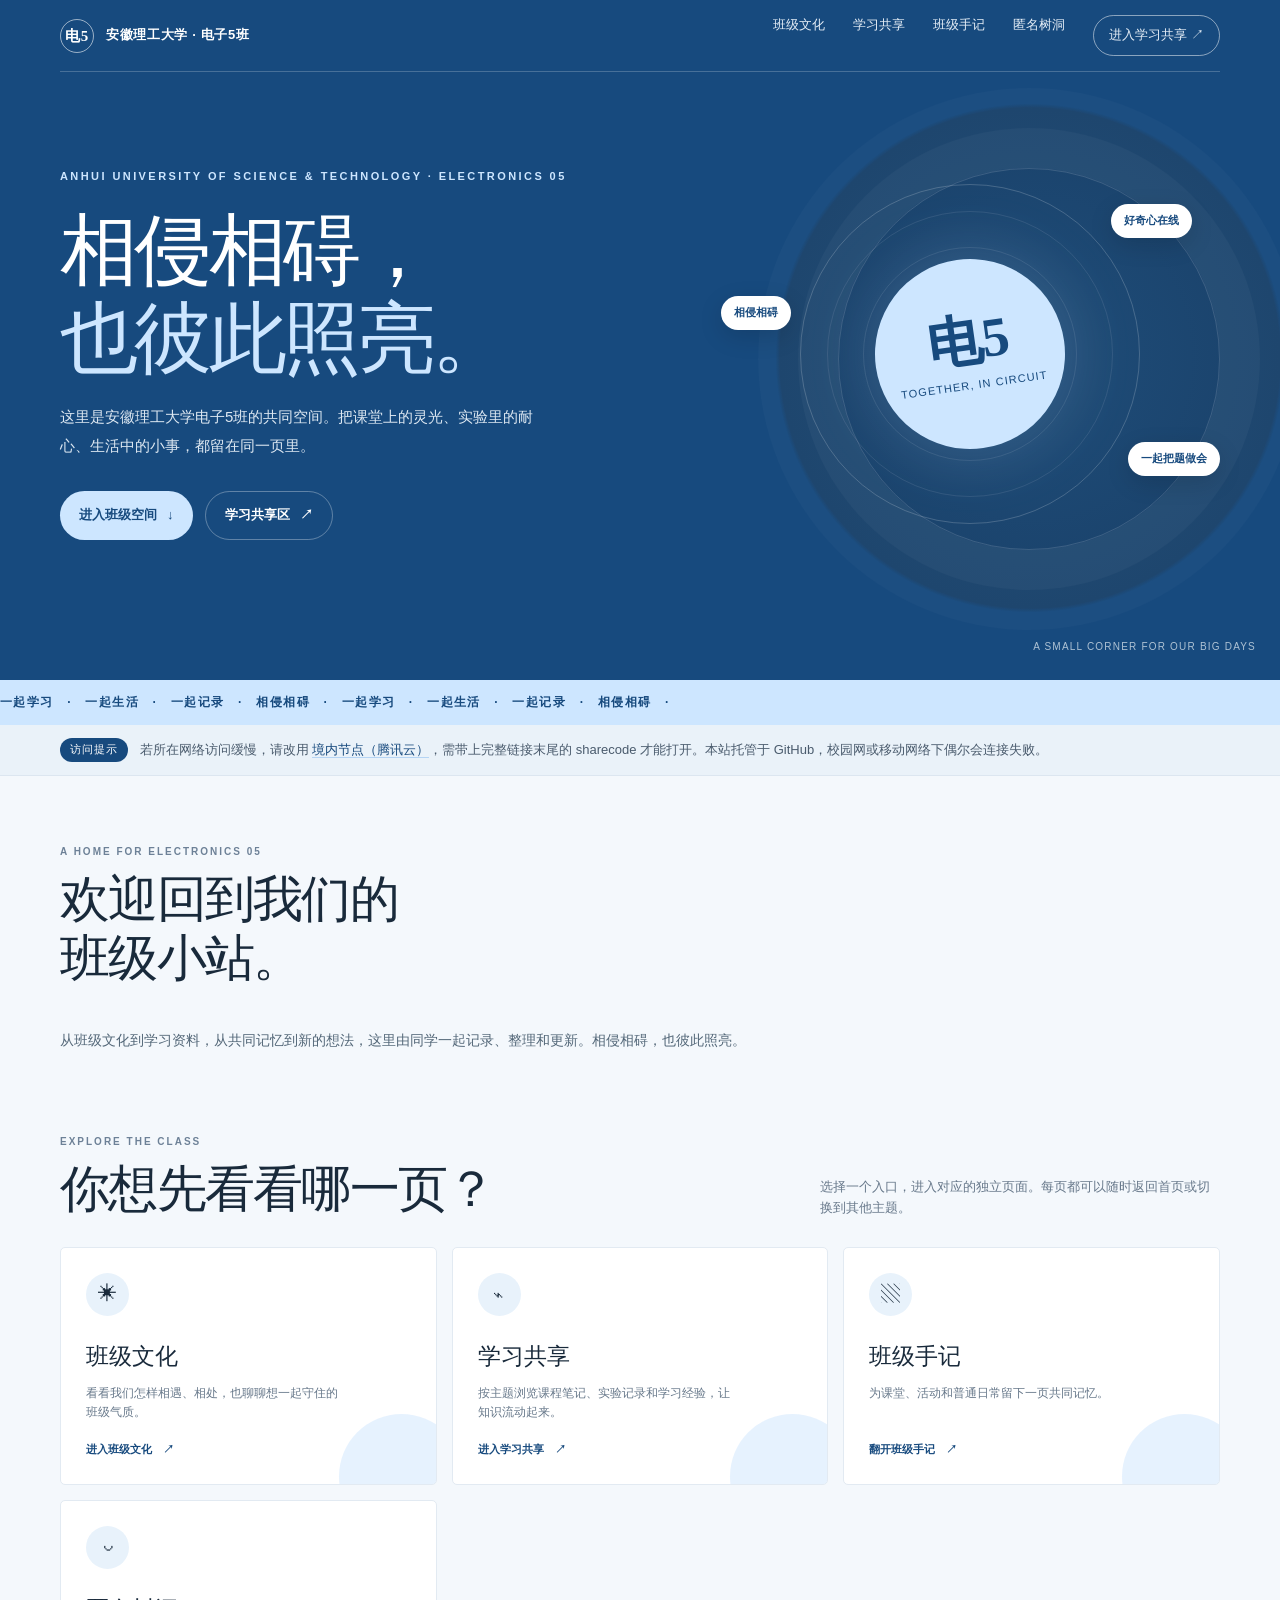
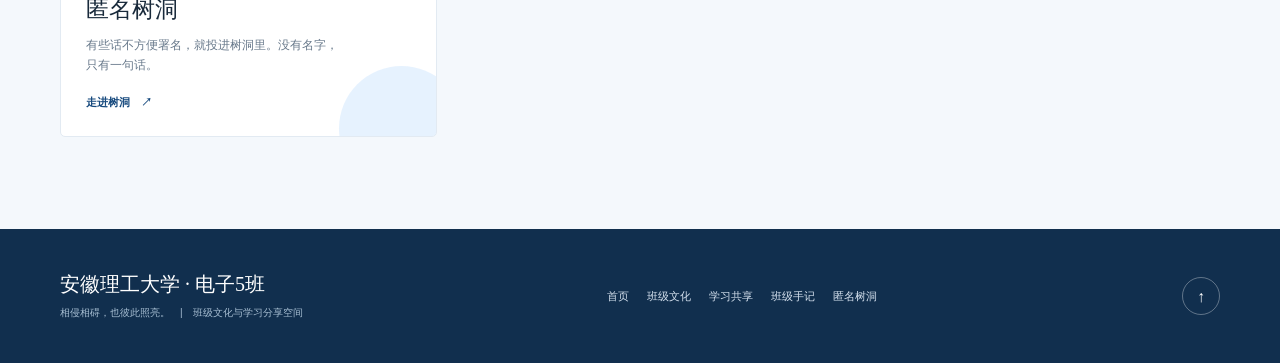
<file: index.html>
<!DOCTYPE html>
<html lang="zh-CN"><head>
<meta charset="utf-8">
<meta name="viewport" content="width=device-width, initial-scale=1">
<meta name="theme-color" content="#174a7e">
<meta name="description" content="安徽理工大学电子5班的班级文化与学习分享空间。">
<title>安徽理工大学（相侵相碍的）电子5班</title>
<link rel="stylesheet" href="style.css">
<style>
/* ===== 访问提示条 ===== */
.access-note{background:#eaf2f9;border-bottom:1px solid #dce6f0;padding:13px 0}
.access-note-inner{display:flex;align-items:center;gap:12px;flex-wrap:wrap}
.access-label{flex-shrink:0;font-size:11px;letter-spacing:.08em;background:#174a7e;color:#fff;padding:3px 10px;border-radius:999px}
.access-note p{margin:0;font-size:13px;color:#4a5b6d;line-height:1.6}
.access-note a{color:#174a7e;font-weight:500;border-bottom:1px solid #b5d4f4}
.access-note a:hover{border-bottom-color:#174a7e}
@media(max-width:760px){.access-note-inner{gap:8px}}
</style>
</head>
<body id="top" style="">
<header class="topbar wrap">
  <a class="brand" href="index.html" aria-label="返回首页"><span class="seal">电5</span><span>安徽理工大学 · 电子5班</span></a>
  <nav class="nav" aria-label="主导航">
    <a href="about.html">班级文化</a>
    <a href="learn.html">学习共享</a>
    <a href="journal.html">班级手记</a>
    <a href="gather.html">匿名树洞</a>
    <a class="nav-cta" href="learn.html">进入学习共享 ↗</a>
  </nav>
</header>
<main>
<section class="hero">
  <div class="wrap hero-inner">
    <div>
      <div class="eyebrow">ANHUI UNIVERSITY OF SCIENCE &amp; TECHNOLOGY · ELECTRONICS 05</div>
      <h1>相侵相碍，<br><em>也彼此照亮。</em></h1>
      <p class="hero-copy">这里是安徽理工大学电子5班的共同空间。把课堂上的灵光、实验里的耐心、生活中的小事，都留在同一页里。</p>
      <div class="hero-actions">
        <a class="btn btn-primary" href="#sections">进入班级空间 <span>↓</span></a>
        <a class="btn btn-ghost" href="learn.html">学习共享区 <span>↗</span></a>
      </div>
    </div>
    <div class="orbit" aria-label="班级关键词：相伴、好奇、协作">
      <div class="orbit-ring"></div>
      <div class="orbit-core"><strong>电5</strong><span>TOGETHER, IN CIRCUIT</span></div>
      <span class="orbit-tag tag-a">好奇心在线</span>
      <span class="orbit-tag tag-b">相侵相碍</span>
      <span class="orbit-tag tag-c">一起把题做会</span>
    </div>
  </div>
  <div class="hero-note">A SMALL CORNER FOR OUR BIG DAYS</div>
</section>

<div class="ticker"><span>一起学习　·　一起生活　·　一起记录　·　相侵相碍　·　一起学习　·　一起生活　·　一起记录　·　相侵相碍　·　</span></div>

<section class="access-note">
  <div class="wrap access-note-inner">
    <span class="access-label">访问提示</span>
    <p>若所在网络访问缓慢，请改用 <a href="https://electronics05-class.app.workbuddy.host/?sharecode=5ENSUXBJ5O">境内节点（腾讯云）</a>，需带上完整链接末尾的 sharecode 才能打开。本站托管于 GitHub，校园网或移动网络下偶尔会连接失败。</p>
  </div>
</section>

<section class="home-welcome">
  <div class="wrap">
    <div class="kicker">A HOME FOR ELECTRONICS 05</div>
    <div class="section-head">
      <div><h2>欢迎回到我们的<br>班级小站。</h2></div>
      
    </div>
    <p>从班级文化到学习资料，从共同记忆到新的想法，这里由同学一起记录、整理和更新。相侵相碍，也彼此照亮。</p>
  </div>
</section>

<section class="route-section" id="sections">
  <div class="wrap">
    <div class="section-head">
      <div>
        <div class="kicker">EXPLORE THE CLASS</div>
        <h2>你想先看看哪一页？</h2>
      </div>
      <p>选择一个入口，进入对应的独立页面。每页都可以随时返回首页或切换到其他主题。</p>
    </div>
    <div class="card-grid">
      <a class="feature-card" href="about.html">
        <span class="card-icon">✳</span>
        <h3>班级文化</h3>
        <p>看看我们怎样相遇、相处，也聊聊想一起守住的班级气质。</p>
        <span class="card-link">进入班级文化　↗</span>
      </a>
      <a class="feature-card" href="learn.html">
        <span class="card-icon">⌁</span>
        <h3>学习共享</h3>
        <p>按主题浏览课程笔记、实验记录和学习经验，让知识流动起来。</p>
        <span class="card-link">进入学习共享　↗</span>
      </a>
      <a class="feature-card" href="journal.html">
        <span class="card-icon">▧</span>
        <h3>班级手记</h3>
        <p>为课堂、活动和普通日常留下一页共同记忆。</p>
        <span class="card-link">翻开班级手记　↗</span>
      </a>
      <a class="feature-card" href="gather.html">
        <span class="card-icon">◡</span>
        <h3>匿名树洞</h3>
        <p>有些话不方便署名，就投进树洞里。没有名字，只有一句话。</p>
        <span class="card-link">走进树洞　↗</span>
      </a>
    </div>
  </div>
</section>
</main>
<footer class="footer">
  <div class="wrap footer-row">
    <div>
      <div class="footer-name">安徽理工大学 · 电子5班</div>
      <small>相侵相碍，也彼此照亮。　|　班级文化与学习分享空间</small>
    </div>
    <div class="footer-links">
      <a href="index.html">首页</a>
      <a href="about.html">班级文化</a>
      <a href="learn.html">学习共享</a>
      <a href="journal.html">班级手记</a>
      <a href="gather.html">匿名树洞</a>
    </div>
    <a class="backtop" href="#top" aria-label="回到顶部">↑</a>
  </div>
</footer>

</body></html>
</file>
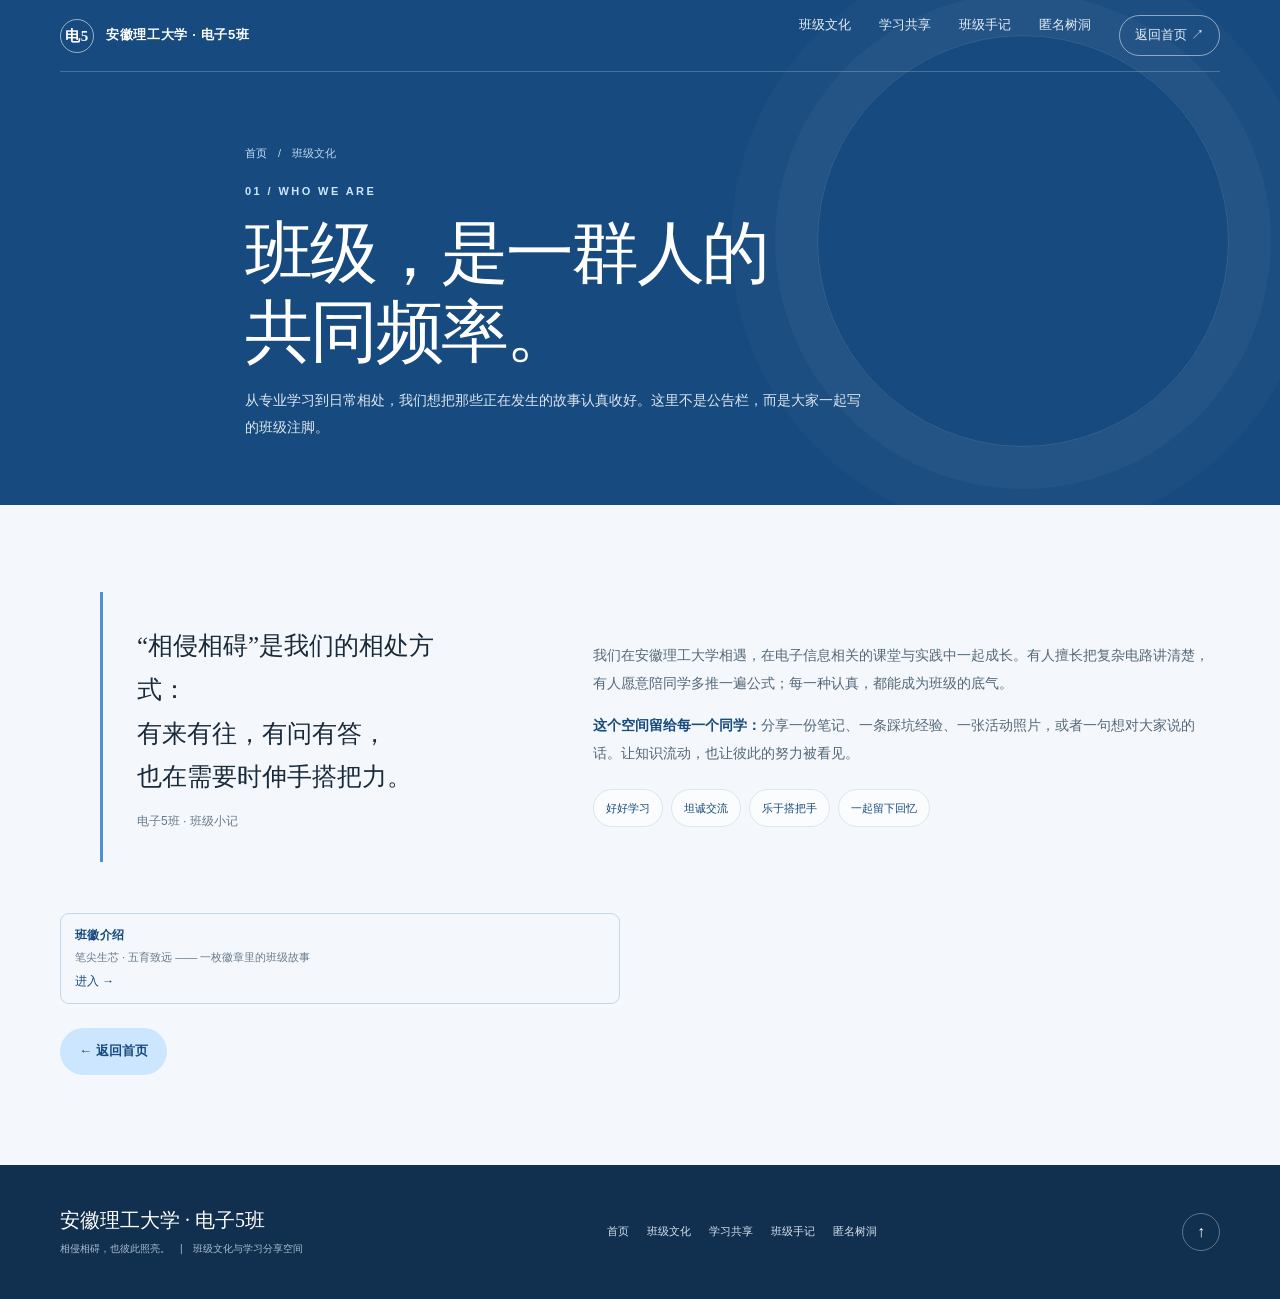
<file: about.html>
<!doctype html>
<html lang="zh-CN">
<head>
<meta charset="utf-8">
<meta name="viewport" content="width=device-width, initial-scale=1">
<meta name="theme-color" content="#174a7e">
<meta name="description" content="安徽理工大学电子5班 —— 班级文化：我们在安徽理工大学相遇，在电子信息相关的课堂与实践中一起成长。">
<title>班级文化 · 安徽理工大学电子5班</title>
<link rel="stylesheet" href="style.css">
</head>
<body id="top">
<header class="topbar wrap">
  <a class="brand" href="index.html" aria-label="返回首页"><span class="seal">电5</span><span>安徽理工大学 · 电子5班</span></a>
  <nav class="nav" aria-label="主导航">
    <a href="about.html">班级文化</a>
    <a href="learn.html">学习共享</a>
    <a href="journal.html">班级手记</a>
    <a href="gather.html">匿名树洞</a>
    <a class="nav-cta" href="index.html">返回首页 ↗</a>
  </nav>
</header>
<main>
<section class="subhero">
  <div class="wrap subhero-inner">
    <div class="breadcrumbs"><a href="index.html">首页</a>　/　班级文化</div>
    <div class="eyebrow">01 / WHO WE ARE</div>
    <h1>班级，是一群人的<br>共同频率。</h1>
    <p>从专业学习到日常相处，我们想把那些正在发生的故事认真收好。这里不是公告栏，而是大家一起写的班级注脚。</p>
  </div>
</section>

<section class="page-content">
  <div class="wrap">
    <div class="about-grid">
      <blockquote class="manifesto">
        “相侵相碍”是我们的相处方式：<br>
        有来有往，有问有答，<br>
        也在需要时伸手搭把力。
        <small>电子5班 · 班级小记</small>
      </blockquote>
      <div class="about-copy">
        <p>我们在安徽理工大学相遇，在电子信息相关的课堂与实践中一起成长。有人擅长把复杂电路讲清楚，有人愿意陪同学多推一遍公式；每一种认真，都能成为班级的底气。</p>
        <p><strong>这个空间留给每一个同学：</strong>分享一份笔记、一条踩坑经验、一张活动照片，或者一句想对大家说的话。让知识流动，也让彼此的努力被看见。</p>
        <div class="values">
          <span class="pill">好好学习</span>
          <span class="pill">坦诚交流</span>
          <span class="pill">乐于搭把手</span>
          <span class="pill">一起留下回忆</span>
        </div>
      </div>
    </div>
    <div class="eb-entry">
      <a class="study-entry" href="emblem.html">
        <span class="study-entry-label">班徽介绍</span>
        <span class="study-entry-desc">笔尖生芯 · 五育致远 —— 一枚徽章里的班级故事</span>
        <span class="study-entry-arrow">进入 →</span>
      </a>
    </div>
    <a class="btn btn-primary page-return" href="index.html">← 返回首页</a>
  </div>
</section>
</main>
<footer class="footer">
  <div class="wrap footer-row">
    <div>
      <div class="footer-name">安徽理工大学 · 电子5班</div>
      <small>相侵相碍，也彼此照亮。　|　班级文化与学习分享空间</small>
    </div>
    <div class="footer-links">
      <a href="index.html">首页</a>
      <a href="about.html">班级文化</a>
      <a href="learn.html">学习共享</a>
      <a href="journal.html">班级手记</a>
      <a href="gather.html">匿名树洞</a>
    </div>
    <a class="backtop" href="#top" aria-label="回到顶部">↑</a>
  </div>
</footer>
</body>
</html>
</file>
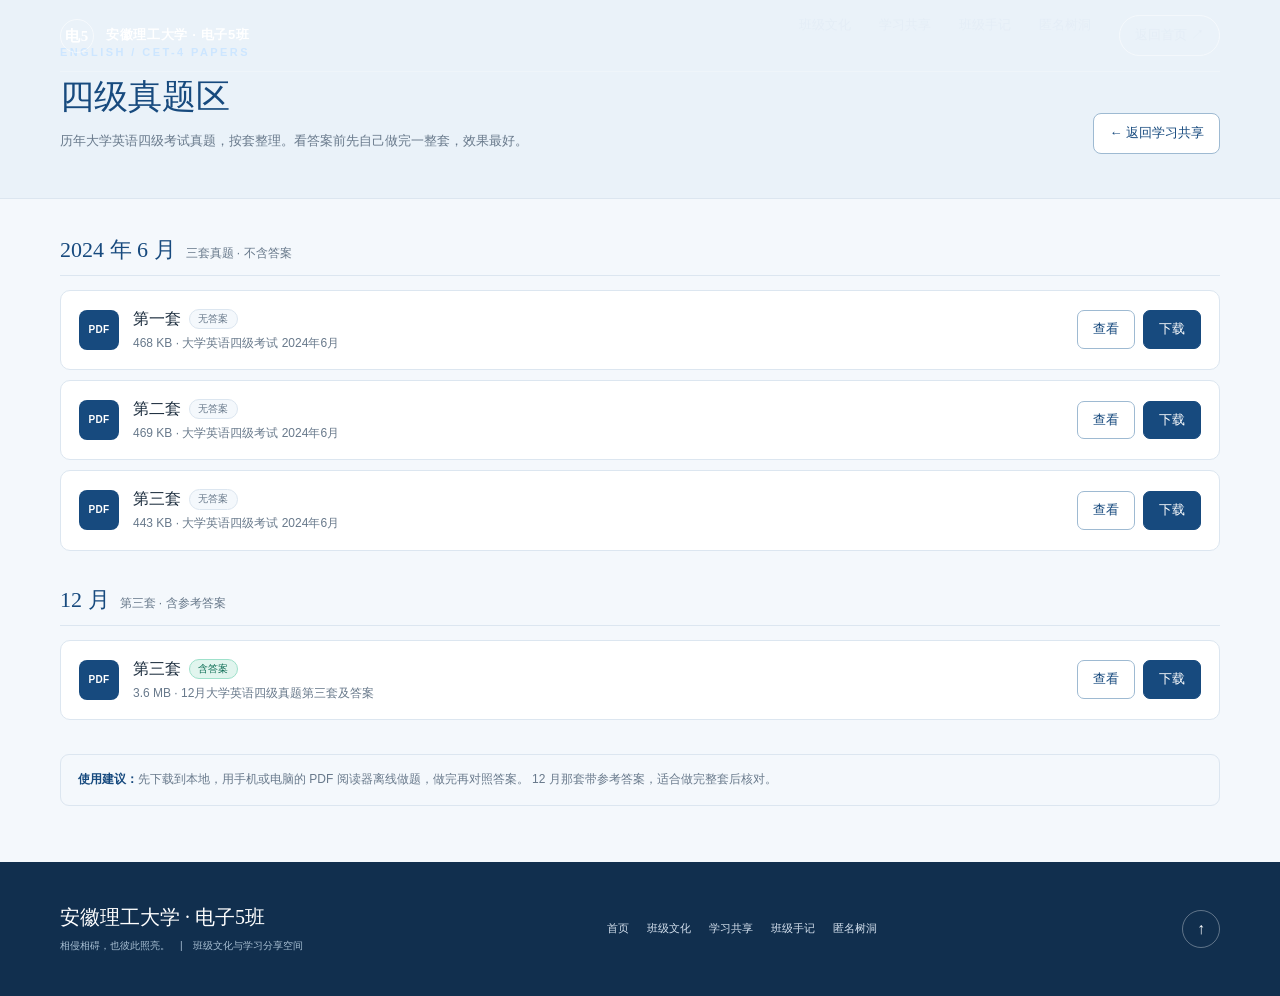
<file: cet4.html>
<!doctype html>
<html lang="zh-CN">
<head>
<meta charset="utf-8">
<meta name="viewport" content="width=device-width, initial-scale=1">
<meta name="theme-color" content="#174a7e">
<meta name="description" content="安徽理工大学电子5班 · 英语四级真题下载区。">
<title>四级真题区 · 安徽理工大学电子5班</title>
<link rel="stylesheet" href="style.css">
<style>
/* ===== 真题区页面 ===== */
.cet-hero{background:#eaf2f9;border-bottom:1px solid var(--line);padding:44px 0}
.cet-hero-inner{display:flex;align-items:flex-end;justify-content:space-between;gap:24px;flex-wrap:wrap}
.cet-hero h1{font:500 34px/1.35 var(--serif);color:var(--pine);margin:12px 0 10px}
.cet-hero p{color:var(--muted);font-size:13px;line-height:1.85;max-width:560px;margin:0}
.cet-back{display:inline-flex;align-items:center;gap:6px;font-size:13px;color:var(--pine);text-decoration:none;border:1px solid #9ebad2;border-radius:8px;padding:9px 15px;background:#fff;white-space:nowrap}
.cet-back:hover{background:var(--pine);color:#fff;border-color:var(--pine)}
.cet-section{padding:36px 0 44px}
.cet-group{margin-bottom:34px}
.cet-group:last-child{margin-bottom:0}
.cet-group-head{display:flex;align-items:baseline;gap:10px;margin-bottom:14px;padding-bottom:10px;border-bottom:1px solid var(--line)}
.cet-group-head h2{font:500 22px var(--serif);color:var(--pine);margin:0}
.cet-group-head span{font-size:12px;color:var(--muted)}
.cet-list{display:flex;flex-direction:column;gap:10px}
.cet-item{display:flex;align-items:center;gap:14px;padding:16px 18px;background:#fff;border:1px solid var(--line);border-radius:10px;transition:border-color .15s,box-shadow .15s}
.cet-item:hover{border-color:#9ebad2;box-shadow:0 1px 6px rgba(23,74,126,.07)}
.cet-icon{flex-shrink:0;width:40px;height:40px;border-radius:8px;background:#174a7e;color:#fff;display:flex;align-items:center;justify-content:center;font-size:10px;font-weight:700;letter-spacing:.03em}
.cet-info{flex:1;min-width:0}
.cet-name{display:block;font:500 16px var(--serif);color:var(--ink);line-height:1.45}
.cet-meta{display:block;font-size:12px;color:var(--muted);margin-top:4px}
.cet-badge{display:inline-block;margin-left:8px;padding:2px 8px;border-radius:999px;font-size:10px;font-weight:400;letter-spacing:.02em;vertical-align:2px}
.cet-badge.has{background:#e1f5ee;color:#0f6e56;border:1px solid #9fe1cb}
.cet-badge.no{background:#f4f8fc;color:#68798b;border:1px solid var(--line)}
.cet-actions{display:flex;gap:8px;flex-shrink:0}
.cet-btn{display:inline-flex;align-items:center;gap:5px;padding:8px 15px;font-size:13px;border:1px solid #9ebad2;border-radius:7px;background:#fff;color:var(--pine);cursor:pointer;white-space:nowrap;text-decoration:none;transition:background .15s,color .15s}
.cet-btn:hover{background:var(--pine);color:#fff;border-color:var(--pine)}
.cet-btn.primary{background:var(--pine);color:#fff;border-color:var(--pine)}
.cet-btn.primary:hover{background:#123a63}
.cet-note{background:#f4f8fc;border:1px solid var(--line);border-radius:9px;padding:14px 17px;font-size:12px;color:var(--muted);line-height:1.8;margin-top:26px}
.cet-note b{color:var(--pine)}
@media(max-width:760px){.cet-hero{padding:32px 0}.cet-hero h1{font-size:27px}.cet-item{flex-wrap:wrap;gap:10px}.cet-actions{width:100%}.cet-btn{flex:1;justify-content:center}.cet-icon{width:34px;height:34px}}
</style>
</head>
<body id="top">
<header class="topbar wrap">
  <a class="brand" href="index.html" aria-label="返回首页"><span class="seal">电5</span><span>安徽理工大学 · 电子5班</span></a>
  <nav class="nav" aria-label="主导航">
    <a href="about.html">班级文化</a>
    <a href="learn.html">学习共享</a>
    <a href="journal.html">班级手记</a>
    <a href="gather.html">匿名树洞</a>
    <a class="nav-cta" href="index.html">返回首页 ↗</a>
  </nav>
</header>
<main>
<section class="cet-hero">
  <div class="wrap cet-hero-inner">
    <div>
      <div class="eyebrow">ENGLISH / CET-4 PAPERS</div>
      <h1>四级真题区</h1>
      <p>历年大学英语四级考试真题，按套整理。看答案前先自己做完一整套，效果最好。</p>
    </div>
    <a class="cet-back" href="learn.html">← 返回学习共享</a>
  </div>
</section>

<section class="cet-section">
  <div class="wrap">
    <div class="cet-group">
      <div class="cet-group-head">
        <h2>2024 年 6 月</h2>
        <span>三套真题 · 不含答案</span>
      </div>
      <div class="cet-list">
        <div class="cet-item">
          <span class="cet-icon" aria-hidden="true">PDF</span>
          <span class="cet-info">
            <span class="cet-name">第一套<span class="cet-badge no">无答案</span></span>
            <span class="cet-meta">468 KB · 大学英语四级考试 2024年6月</span>
          </span>
          <span class="cet-actions">
            <a class="cet-btn" href="materials/cet4-2024-06-set1.pdf" target="_blank" rel="noopener">查看</a>
            <a class="cet-btn primary" href="materials/cet4-2024-06-set1.pdf" download>下载</a>
          </span>
        </div>
        <div class="cet-item">
          <span class="cet-icon" aria-hidden="true">PDF</span>
          <span class="cet-info">
            <span class="cet-name">第二套<span class="cet-badge no">无答案</span></span>
            <span class="cet-meta">469 KB · 大学英语四级考试 2024年6月</span>
          </span>
          <span class="cet-actions">
            <a class="cet-btn" href="materials/cet4-2024-06-set2.pdf" target="_blank" rel="noopener">查看</a>
            <a class="cet-btn primary" href="materials/cet4-2024-06-set2.pdf" download>下载</a>
          </span>
        </div>
        <div class="cet-item">
          <span class="cet-icon" aria-hidden="true">PDF</span>
          <span class="cet-info">
            <span class="cet-name">第三套<span class="cet-badge no">无答案</span></span>
            <span class="cet-meta">443 KB · 大学英语四级考试 2024年6月</span>
          </span>
          <span class="cet-actions">
            <a class="cet-btn" href="materials/cet4-2024-06-set3.pdf" target="_blank" rel="noopener">查看</a>
            <a class="cet-btn primary" href="materials/cet4-2024-06-set3.pdf" download>下载</a>
          </span>
        </div>
      </div>
    </div>

    <div class="cet-group">
      <div class="cet-group-head">
        <h2>12 月</h2>
        <span>第三套 · 含参考答案</span>
      </div>
      <div class="cet-list">
        <div class="cet-item">
          <span class="cet-icon" aria-hidden="true">PDF</span>
          <span class="cet-info">
            <span class="cet-name">第三套<span class="cet-badge has">含答案</span></span>
            <span class="cet-meta">3.6 MB · 12月大学英语四级真题第三套及答案</span>
          </span>
          <span class="cet-actions">
            <a class="cet-btn" href="materials/cet4-dec-set3-with-answers.pdf" target="_blank" rel="noopener">查看</a>
            <a class="cet-btn primary" href="materials/cet4-dec-set3-with-answers.pdf" download>下载</a>
          </span>
        </div>
      </div>
    </div>

    <p class="cet-note">
      <b>使用建议：</b>先下载到本地，用手机或电脑的 PDF 阅读器离线做题，做完再对照答案。
      12 月那套带参考答案，适合做完整套后核对。
    </p>
  </div>
</section>
</main>
<footer class="footer">
  <div class="wrap footer-row">
    <div>
      <div class="footer-name">安徽理工大学 · 电子5班</div>
      <small>相侵相碍，也彼此照亮。　|　班级文化与学习分享空间</small>
    </div>
    <div class="footer-links">
      <a href="index.html">首页</a>
      <a href="about.html">班级文化</a>
      <a href="learn.html">学习共享</a>
      <a href="journal.html">班级手记</a>
      <a href="gather.html">匿名树洞</a>
    </div>
    <a class="backtop" href="#top" aria-label="回到顶部">↑</a>
  </div>
</footer>
</body>
</html>
</file>
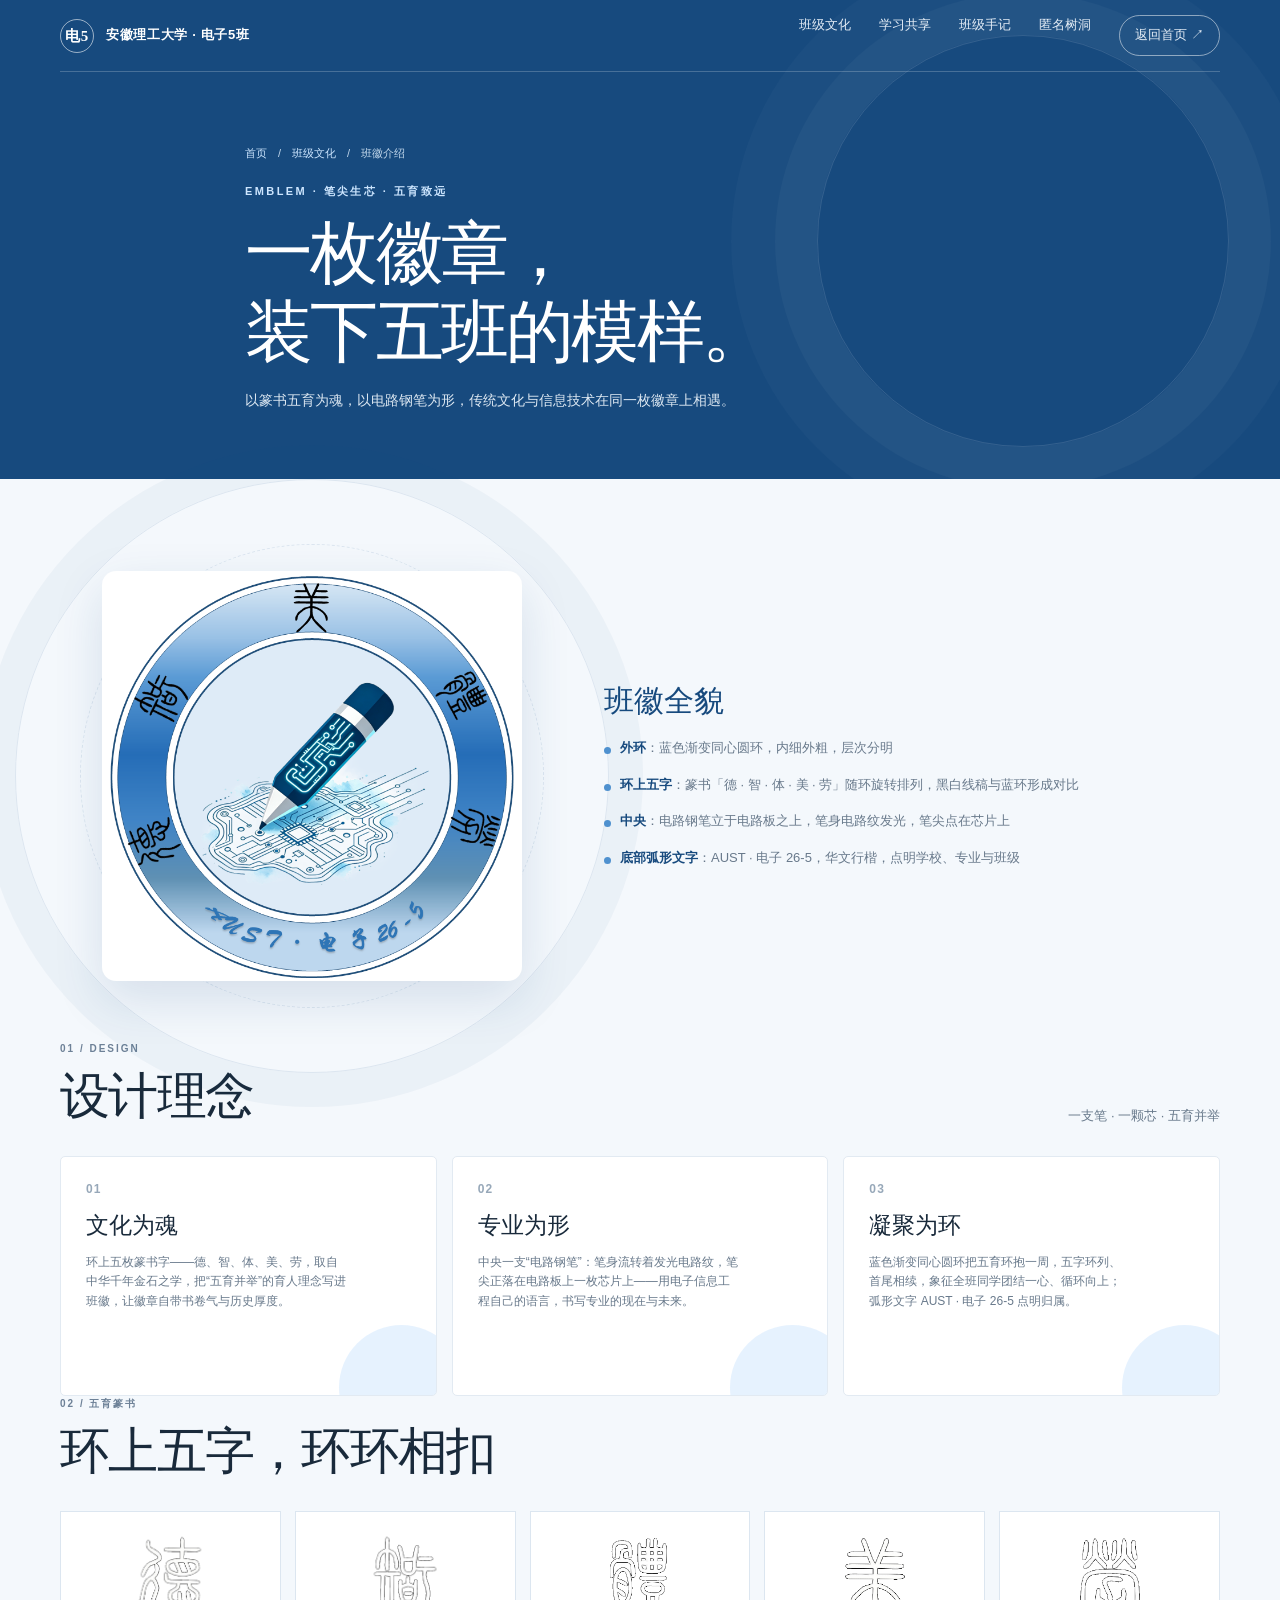
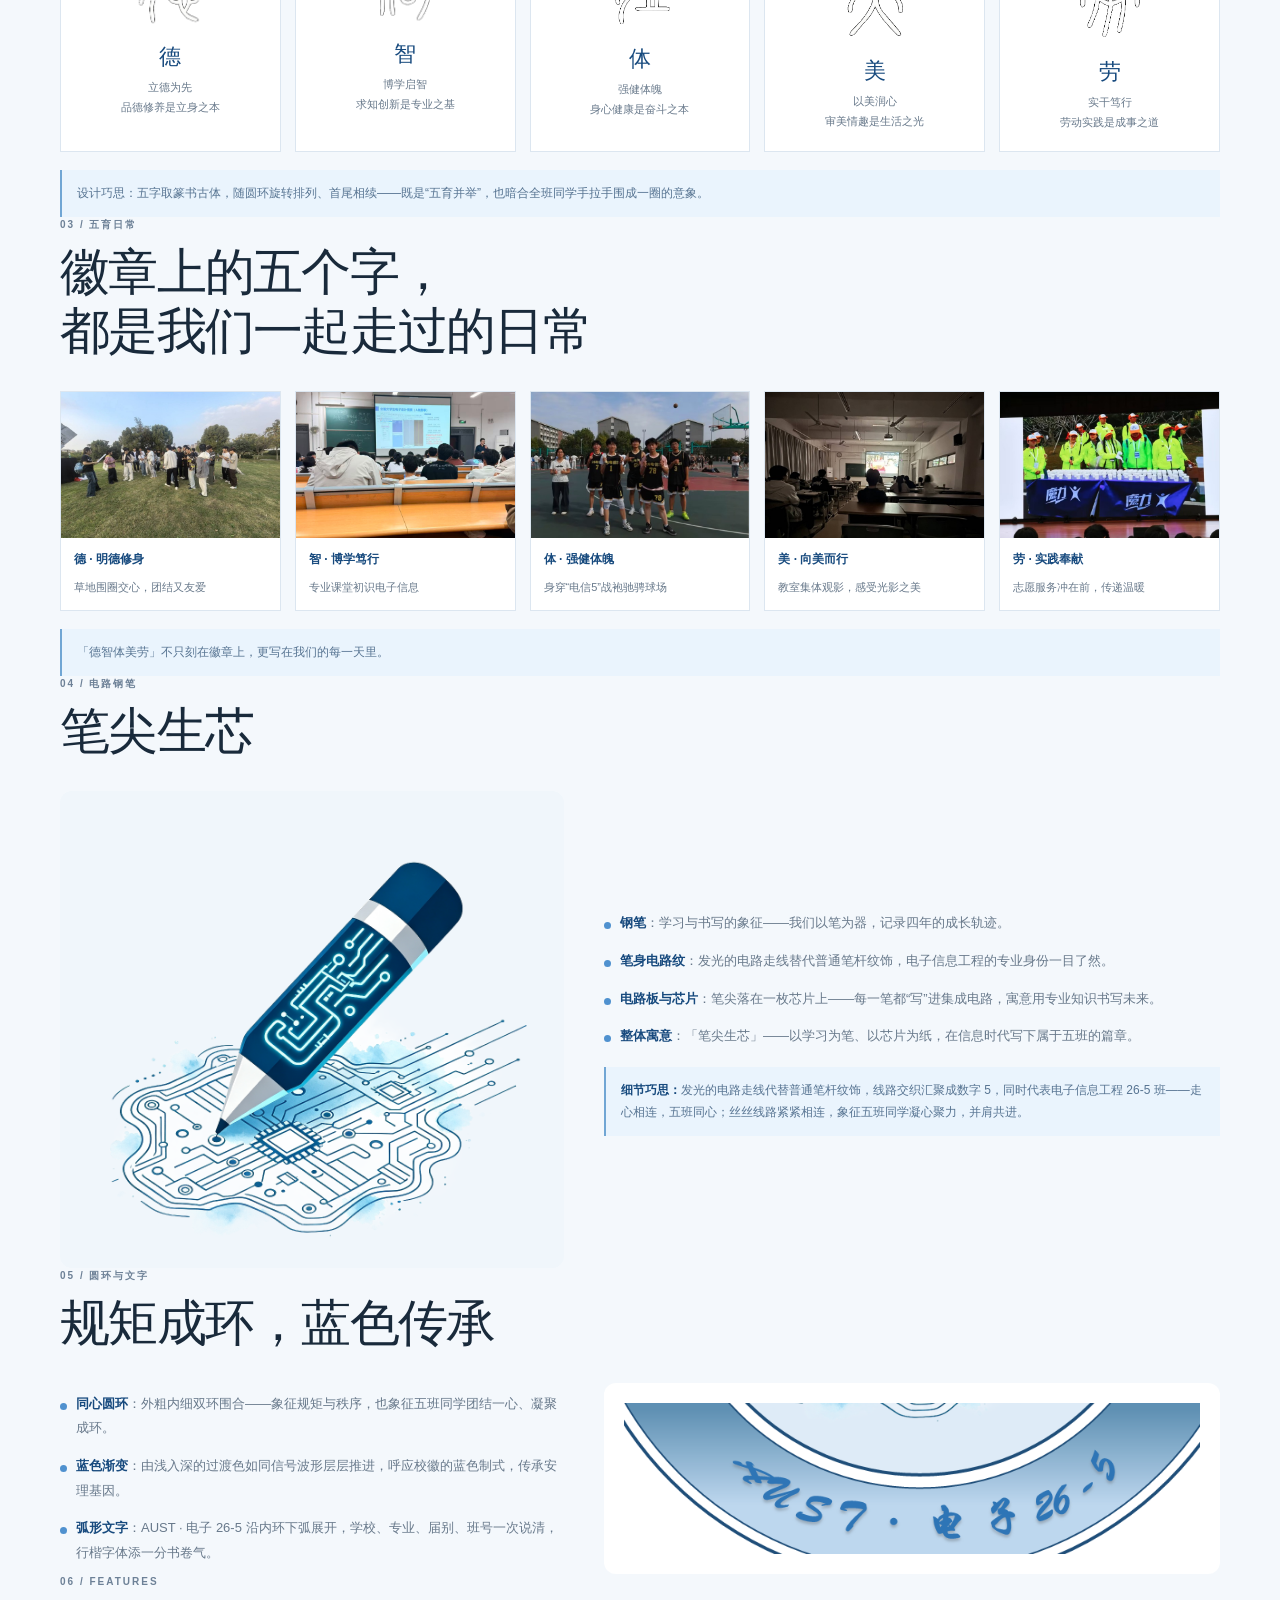
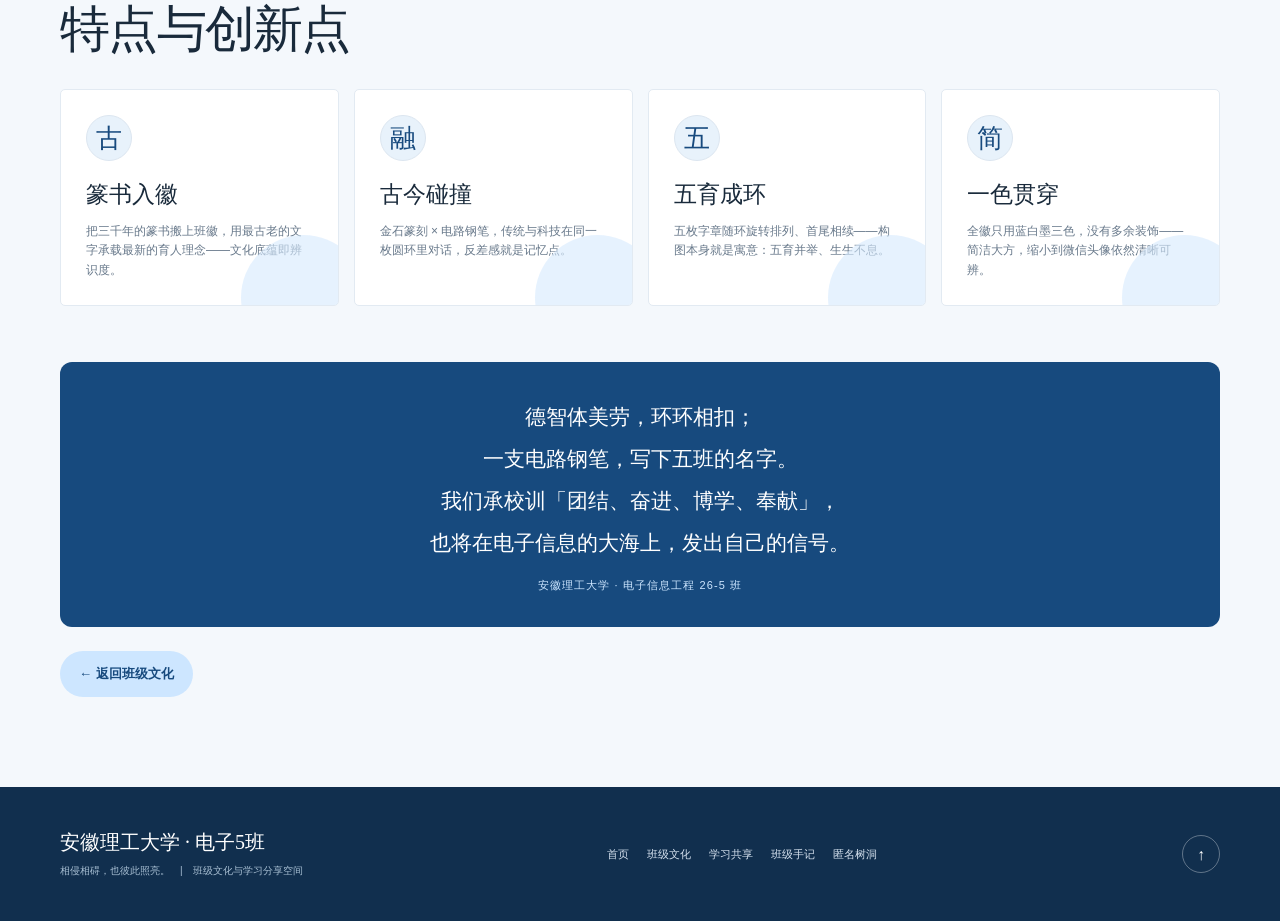
<file: emblem.html>
<!doctype html>
<html lang="zh-CN">
<head>
<meta charset="utf-8">
<meta name="viewport" content="width=device-width, initial-scale=1">
<meta name="theme-color" content="#174a7e">
<meta name="description" content="安徽理工大学电子5班班徽介绍 —— 笔尖生芯 · 五育致远：一枚融合篆书五育与电路钢笔的班徽。">
<title>班徽介绍 · 安徽理工大学电子5班</title>
<link rel="stylesheet" href="style.css">
</head>
<body id="top">
<header class="topbar wrap">
  <a class="brand" href="index.html" aria-label="返回首页"><span class="seal">电5</span><span>安徽理工大学 · 电子5班</span></a>
  <nav class="nav" aria-label="主导航">
    <a href="about.html">班级文化</a>
    <a href="learn.html">学习共享</a>
    <a href="journal.html">班级手记</a>
    <a href="gather.html">匿名树洞</a>
    <a class="nav-cta" href="index.html">返回首页 ↗</a>
  </nav>
</header>
<main>
<section class="subhero">
  <div class="wrap subhero-inner">
    <div class="breadcrumbs"><a href="index.html">首页</a>　/　<a href="about.html">班级文化</a>　/　班徽介绍</div>
    <div class="eyebrow">EMBLEM · 笔尖生芯 · 五育致远</div>
    <h1>一枚徽章，<br>装下五班的模样。</h1>
    <p>以篆书五育为魂，以电路钢笔为形，传统文化与信息技术在同一枚徽章上相遇。</p>
  </div>
</section>

<section class="page-content">
  <div class="wrap">

    <!-- 班徽全貌 -->
    <figure class="eb-hero">
      <div class="eb-hero-art">
        <span class="eb-ring eb-ring-1" aria-hidden="true"></span>
        <span class="eb-ring eb-ring-2" aria-hidden="true"></span>
        <img src="assets/emblem/emblem.png" alt="电子5班班徽：蓝色同心圆环上环列篆书德智体美劳，中央是立于电路板上的电路钢笔" width="420" height="409">
      </div>
      <figcaption>
        <h2>班徽全貌</h2>
        <ul>
          <li><strong>外环</strong>：蓝色渐变同心圆环，内细外粗，层次分明</li>
          <li><strong>环上五字</strong>：篆书「德 · 智 · 体 · 美 · 劳」随环旋转排列，黑白线稿与蓝环形成对比</li>
          <li><strong>中央</strong>：电路钢笔立于电路板之上，笔身电路纹发光，笔尖点在芯片上</li>
          <li><strong>底部弧形文字</strong>：AUST · 电子 26-5，华文行楷，点明学校、专业与班级</li>
        </ul>
      </figcaption>
    </figure>

    <!-- 设计理念 -->
    <div class="section-head">
      <div>
        <div class="kicker">01 / DESIGN</div>
        <h2>设计理念</h2>
      </div>
      <p>一支笔 · 一颗芯 · 五育并举</p>
    </div>
    <div class="eb-trio">
      <article class="feature-card">
        <span class="eb-num">01</span>
        <h3>文化为魂</h3>
        <p>环上五枚篆书字——德、智、体、美、劳，取自中华千年金石之学，把“五育并举”的育人理念写进班徽，让徽章自带书卷气与历史厚度。</p>
      </article>
      <article class="feature-card">
        <span class="eb-num">02</span>
        <h3>专业为形</h3>
        <p>中央一支“电路钢笔”：笔身流转着发光电路纹，笔尖正落在电路板上一枚芯片上——用电子信息工程自己的语言，书写专业的现在与未来。</p>
      </article>
      <article class="feature-card">
        <span class="eb-num">03</span>
        <h3>凝聚为环</h3>
        <p>蓝色渐变同心圆环把五育环抱一周，五字环列、首尾相续，象征全班同学团结一心、循环向上；弧形文字 AUST · 电子 26-5 点明归属。</p>
      </article>
    </div>

    <!-- 五育篆书 -->
    <div class="section-head">
      <div>
        <div class="kicker">02 / 五育篆书</div>
        <h2>环上五字，环环相扣</h2>
      </div>
    </div>
    <div class="eb-seals">
      <figure class="eb-seal">
        <img src="assets/emblem/seal-de.png" alt="篆书「德」" loading="lazy">
        <figcaption><strong>德</strong><span>立德为先<br>品德修养是立身之本</span></figcaption>
      </figure>
      <figure class="eb-seal">
        <img src="assets/emblem/seal-zhi.png" alt="篆书「智」" loading="lazy">
        <figcaption><strong>智</strong><span>博学启智<br>求知创新是专业之基</span></figcaption>
      </figure>
      <figure class="eb-seal">
        <img src="assets/emblem/seal-ti.png" alt="篆书「体」" loading="lazy">
        <figcaption><strong>体</strong><span>强健体魄<br>身心健康是奋斗之本</span></figcaption>
      </figure>
      <figure class="eb-seal">
        <img src="assets/emblem/seal-mei.png" alt="篆书「美」" loading="lazy">
        <figcaption><strong>美</strong><span>以美润心<br>审美情趣是生活之光</span></figcaption>
      </figure>
      <figure class="eb-seal">
        <img src="assets/emblem/seal-lao.png" alt="篆书「劳」" loading="lazy">
        <figcaption><strong>劳</strong><span>实干笃行<br>劳动实践是成事之道</span></figcaption>
      </figure>
    </div>
    <p class="eb-note">设计巧思：五字取篆书古体，随圆环旋转排列、首尾相续——既是“五育并举”，也暗合全班同学手拉手围成一圈的意象。</p>

    <!-- 五育日常 -->
    <div class="section-head">
      <div>
        <div class="kicker">03 / 五育日常</div>
        <h2>徽章上的五个字，<br>都是我们一起走过的日常</h2>
      </div>
    </div>
    <div class="eb-daily">
      <figure class="eb-photo">
        <img src="assets/emblem/daily-de.jpg" alt="草地上全班围圈交流" loading="lazy">
        <figcaption><strong>德 · 明德修身</strong><span>草地围圈交心，团结又友爱</span></figcaption>
      </figure>
      <figure class="eb-photo">
        <img src="assets/emblem/daily-zhi.jpg" alt="专业课堂听讲" loading="lazy">
        <figcaption><strong>智 · 博学笃行</strong><span>专业课堂初识电子信息</span></figcaption>
      </figure>
      <figure class="eb-photo">
        <img src="assets/emblem/daily-ti.jpg" alt="身穿电信5战袍的篮球队" loading="lazy">
        <figcaption><strong>体 · 强健体魄</strong><span>身穿“电信5”战袍驰骋球场</span></figcaption>
      </figure>
      <figure class="eb-photo">
        <img src="assets/emblem/daily-mei.jpg" alt="教室集体观影" loading="lazy">
        <figcaption><strong>美 · 向美而行</strong><span>教室集体观影，感受光影之美</span></figcaption>
      </figure>
      <figure class="eb-photo">
        <img src="assets/emblem/daily-lao.jpg" alt="志愿服务现场" loading="lazy">
        <figcaption><strong>劳 · 实践奉献</strong><span>志愿服务冲在前，传递温暖</span></figcaption>
      </figure>
    </div>
    <p class="eb-note">「德智体美劳」不只刻在徽章上，更写在我们的每一天里。</p>

    <!-- 电路钢笔 -->
    <div class="section-head">
      <div>
        <div class="kicker">04 / 电路钢笔</div>
        <h2>笔尖生芯</h2>
      </div>
    </div>
    <figure class="eb-split">
      <div class="eb-split-art"><img src="assets/emblem/pen-board.png" alt="电路钢笔点在电路板芯片上的插画" loading="lazy"></div>
      <figcaption>
        <ul>
          <li><strong>钢笔</strong>：学习与书写的象征——我们以笔为器，记录四年的成长轨迹。</li>
          <li><strong>笔身电路纹</strong>：发光的电路走线替代普通笔杆纹饰，电子信息工程的专业身份一目了然。</li>
          <li><strong>电路板与芯片</strong>：笔尖落在一枚芯片上——每一笔都“写”进集成电路，寓意用专业知识书写未来。</li>
          <li><strong>整体寓意</strong>：「笔尖生芯」——以学习为笔、以芯片为纸，在信息时代写下属于五班的篇章。</li>
        </ul>
        <p class="eb-detail"><strong>细节巧思：</strong>发光的电路走线代替普通笔杆纹饰，线路交织汇聚成数字 5，同时代表电子信息工程 26-5 班——走心相连，五班同心；丝丝线路紧紧相连，象征五班同学凝心聚力，并肩共进。</p>
      </figcaption>
    </figure>

    <!-- 圆环与文字 -->
    <div class="section-head">
      <div>
        <div class="kicker">05 / 圆环与文字</div>
        <h2>规矩成环，蓝色传承</h2>
      </div>
    </div>
    <figure class="eb-split eb-split-flip">
      <div class="eb-split-art eb-arc"><img src="assets/emblem/arc-text.png" alt="底部弧形文字 AUST · 电子 26-5 局部放大" loading="lazy"></div>
      <figcaption>
        <ul>
          <li><strong>同心圆环</strong>：外粗内细双环围合——象征规矩与秩序，也象征五班同学团结一心、凝聚成环。</li>
          <li><strong>蓝色渐变</strong>：由浅入深的过渡色如同信号波形层层推进，呼应校徽的蓝色制式，传承安理基因。</li>
          <li><strong>弧形文字</strong>：AUST · 电子 26-5 沿内环下弧展开，学校、专业、届别、班号一次说清，行楷字体添一分书卷气。</li>
        </ul>
      </figcaption>
    </figure>

    <!-- 特点与创新点 -->
    <div class="section-head">
      <div>
        <div class="kicker">06 / FEATURES</div>
        <h2>特点与创新点</h2>
      </div>
    </div>
    <div class="eb-quartet">
      <article class="feature-card">
        <span class="eb-mark">古</span>
        <h3>篆书入徽</h3>
        <p>把三千年的篆书搬上班徽，用最古老的文字承载最新的育人理念——文化底蕴即辨识度。</p>
      </article>
      <article class="feature-card">
        <span class="eb-mark">融</span>
        <h3>古今碰撞</h3>
        <p>金石篆刻 × 电路钢笔，传统与科技在同一枚圆环里对话，反差感就是记忆点。</p>
      </article>
      <article class="feature-card">
        <span class="eb-mark">五</span>
        <h3>五育成环</h3>
        <p>五枚字章随环旋转排列、首尾相续——构图本身就是寓意：五育并举、生生不息。</p>
      </article>
      <article class="feature-card">
        <span class="eb-mark">简</span>
        <h3>一色贯穿</h3>
        <p>全徽只用蓝白墨三色，没有多余装饰——简洁大方，缩小到微信头像依然清晰可辨。</p>
      </article>
    </div>

    <!-- 结语 -->
    <blockquote class="eb-end">
      德智体美劳，环环相扣；<br>
      一支电路钢笔，写下五班的名字。<br>
      我们承校训「团结、奋进、博学、奉献」，<br>
      也将在电子信息的大海上，发出自己的信号。
      <small>安徽理工大学 · 电子信息工程 26-5 班</small>
    </blockquote>

    <a class="btn btn-primary page-return" href="about.html">← 返回班级文化</a>
  </div>
</section>
</main>
<footer class="footer">
  <div class="wrap footer-row">
    <div>
      <div class="footer-name">安徽理工大学 · 电子5班</div>
      <small>相侵相碍，也彼此照亮。　|　班级文化与学习分享空间</small>
    </div>
    <div class="footer-links">
      <a href="index.html">首页</a>
      <a href="about.html">班级文化</a>
      <a href="learn.html">学习共享</a>
      <a href="journal.html">班级手记</a>
      <a href="gather.html">匿名树洞</a>
    </div>
    <a class="backtop" href="#top" aria-label="回到顶部">↑</a>
  </div>
</footer>
</body>
</html>
</file>
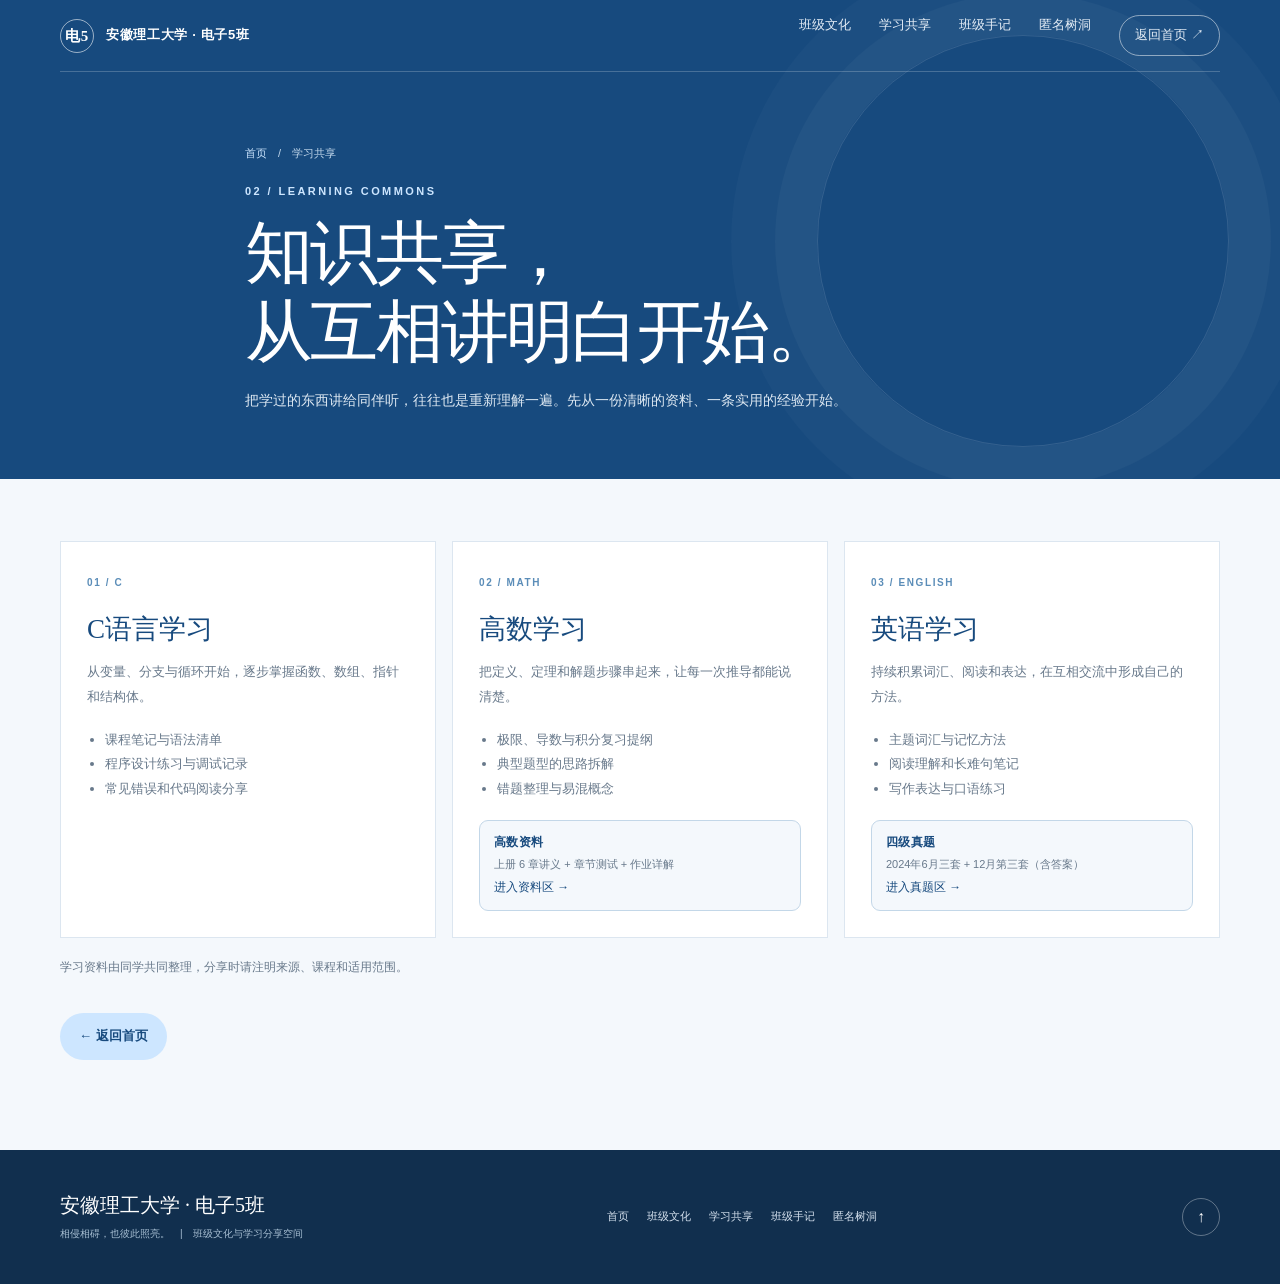
<file: learn.html>
<!doctype html>
<html lang="zh-CN">
<head>
<meta charset="utf-8">
<meta name="viewport" content="width=device-width, initial-scale=1">
<meta name="theme-color" content="#174a7e">
<meta name="description" content="安徽理工大学电子5班学习共享区 —— C语言、高数、英语三大主题的学习资料与经验。">
<title>学习共享 · 安徽理工大学电子5班</title>
<link rel="stylesheet" href="style.css">
</head>
<body id="top">
<header class="topbar wrap">
  <a class="brand" href="index.html" aria-label="返回首页"><span class="seal">电5</span><span>安徽理工大学 · 电子5班</span></a>
  <nav class="nav" aria-label="主导航">
    <a href="about.html">班级文化</a>
    <a href="learn.html">学习共享</a>
    <a href="journal.html">班级手记</a>
    <a href="gather.html">匿名树洞</a>
    <a class="nav-cta" href="index.html">返回首页 ↗</a>
  </nav>
</header>
<main>
<section class="subhero">
  <div class="wrap subhero-inner">
    <div class="breadcrumbs"><a href="index.html">首页</a>　/　学习共享</div>
    <div class="eyebrow">02 / LEARNING COMMONS</div>
    <h1>知识共享，<br>从互相讲明白开始。</h1>
    <p>把学过的东西讲给同伴听，往往也是重新理解一遍。先从一份清晰的资料、一条实用的经验开始。</p>
  </div>
</section>

<section class="page-content">
  <div class="wrap">
    <div class="study-grid">
      <article class="study-card">
        <span class="study-mark">01 / C</span>
        <h2>C语言学习</h2>
        <p>从变量、分支与循环开始，逐步掌握函数、数组、指针和结构体。</p>
        <ul>
          <li>课程笔记与语法清单</li>
          <li>程序设计练习与调试记录</li>
          <li>常见错误和代码阅读分享</li>
        </ul>
      </article>
      <article class="study-card">
        <span class="study-mark">02 / MATH</span>
        <h2>高数学习</h2>
        <p>把定义、定理和解题步骤串起来，让每一次推导都能说清楚。</p>
        <ul>
          <li>极限、导数与积分复习提纲</li>
          <li>典型题型的思路拆解</li>
          <li>错题整理与易混概念</li>
        </ul>
        <a class="study-entry" href="math.html">
          <span class="study-entry-label">高数资料</span>
          <span class="study-entry-desc">上册 6 章讲义 + 章节测试 + 作业详解</span>
          <span class="study-entry-arrow">进入资料区 →</span>
        </a>
      </article>
      <article class="study-card">
        <span class="study-mark">03 / ENGLISH</span>
        <h2>英语学习</h2>
        <p>持续积累词汇、阅读和表达，在互相交流中形成自己的方法。</p>
        <ul>
          <li>主题词汇与记忆方法</li>
          <li>阅读理解和长难句笔记</li>
          <li>写作表达与口语练习</li>
        </ul>
        <a class="study-entry" href="cet4.html">
          <span class="study-entry-label">四级真题</span>
          <span class="study-entry-desc">2024年6月三套 + 12月第三套（含答案）</span>
          <span class="study-entry-arrow">进入真题区 →</span>
        </a>
      </article>
    </div>
    <p class="study-footnote">学习资料由同学共同整理，分享时请注明来源、课程和适用范围。</p>
    <a class="btn btn-primary page-return" href="index.html">← 返回首页</a>
  </div>
</section>
</main>
<footer class="footer">
  <div class="wrap footer-row">
    <div>
      <div class="footer-name">安徽理工大学 · 电子5班</div>
      <small>相侵相碍，也彼此照亮。　|　班级文化与学习分享空间</small>
    </div>
    <div class="footer-links">
      <a href="index.html">首页</a>
      <a href="about.html">班级文化</a>
      <a href="learn.html">学习共享</a>
      <a href="journal.html">班级手记</a>
      <a href="gather.html">匿名树洞</a>
    </div>
    <a class="backtop" href="#top" aria-label="回到顶部">↑</a>
  </div>
</footer>
</body>
</html>
</file>
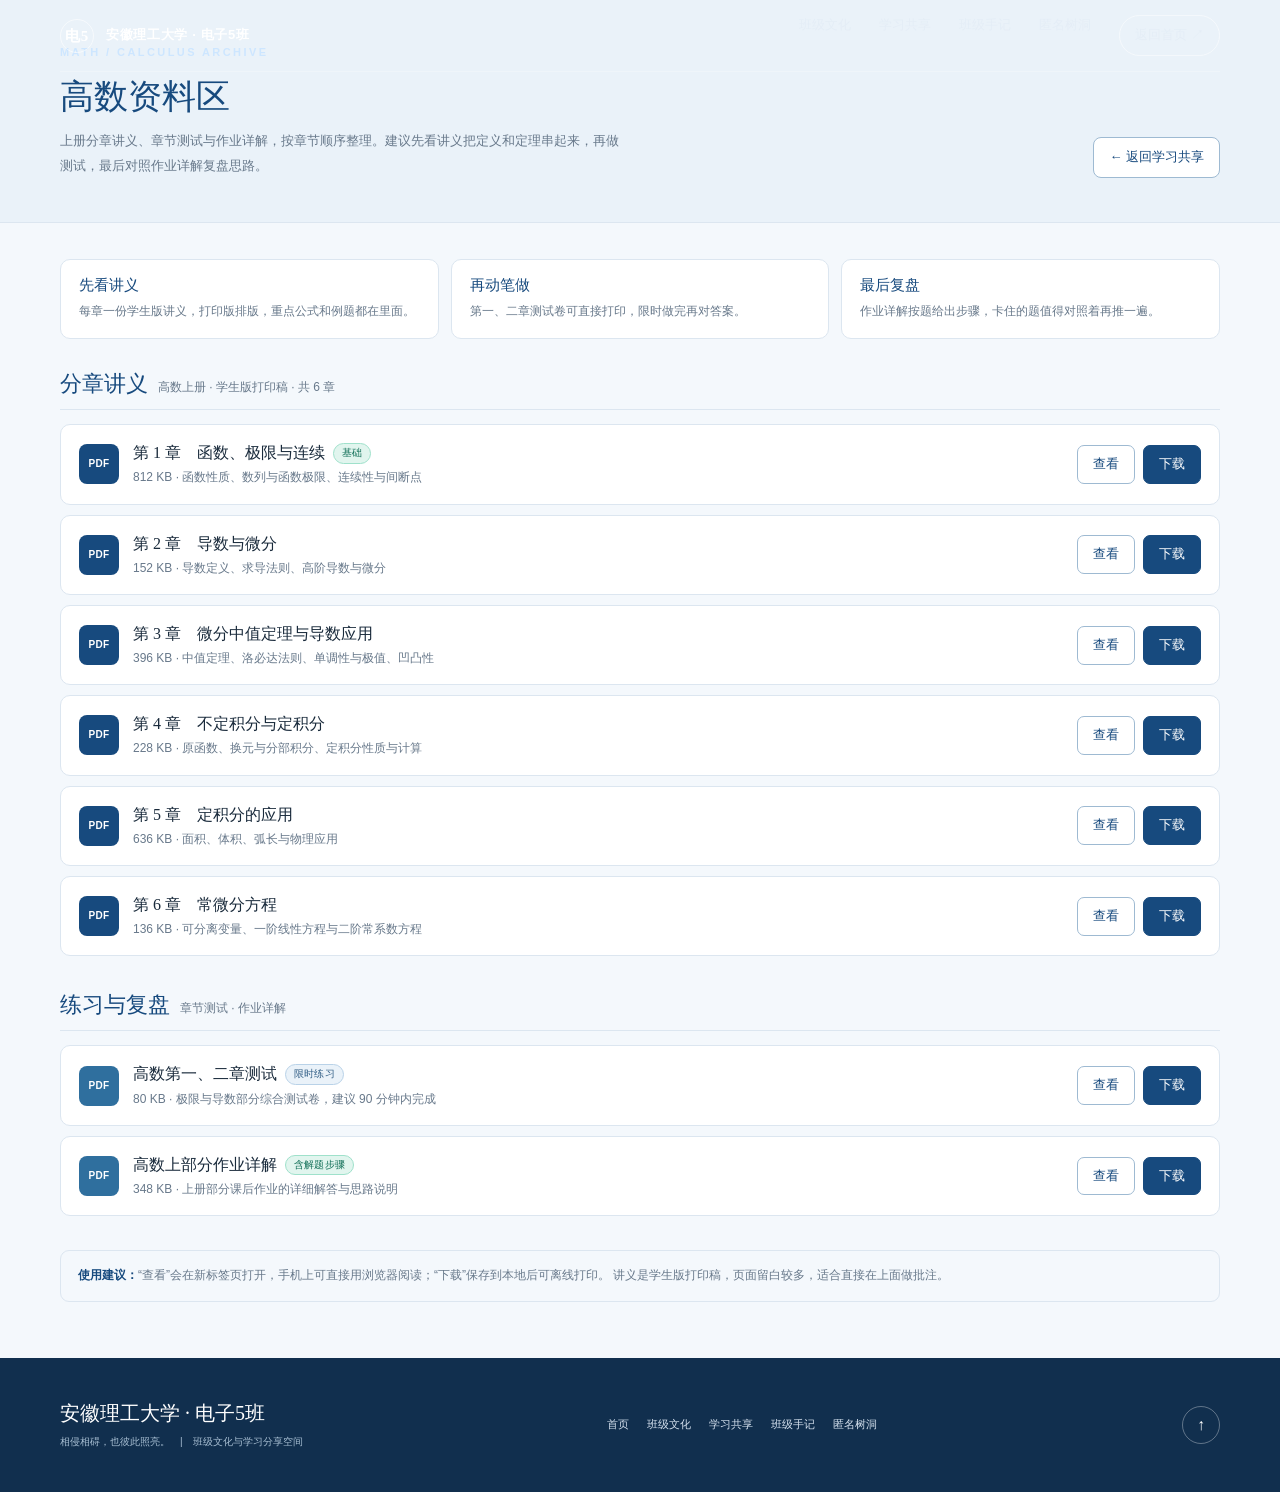
<file: math.html>
<!doctype html>
<html lang="zh-CN">
<head>
<meta charset="utf-8">
<meta name="viewport" content="width=device-width, initial-scale=1">
<meta name="theme-color" content="#174a7e">
<meta name="description" content="安徽理工大学电子5班 · 高等数学学习资料区，含分章讲义、章节测试与作业详解。">
<title>高数资料区 · 安徽理工大学电子5班</title>
<link rel="stylesheet" href="style.css">
<style>
/* ===== 高数资料区页面 ===== */
.mt-hero{background:#eaf2f9;border-bottom:1px solid var(--line);padding:44px 0}
.mt-hero-inner{display:flex;align-items:flex-end;justify-content:space-between;gap:24px;flex-wrap:wrap}
.mt-hero h1{font:500 34px/1.35 var(--serif);color:var(--pine);margin:12px 0 10px}
.mt-hero p{color:var(--muted);font-size:13px;line-height:1.85;max-width:560px;margin:0}
.mt-back{display:inline-flex;align-items:center;gap:6px;font-size:13px;color:var(--pine);text-decoration:none;border:1px solid #9ebad2;border-radius:8px;padding:9px 15px;background:#fff;white-space:nowrap}
.mt-back:hover{background:var(--pine);color:#fff;border-color:var(--pine)}
.mt-section{padding:36px 0 44px}
.mt-group{margin-bottom:34px}
.mt-group:last-child{margin-bottom:0}
.mt-group-head{display:flex;align-items:baseline;gap:10px;margin-bottom:14px;padding-bottom:10px;border-bottom:1px solid var(--line);flex-wrap:wrap}
.mt-group-head h2{font:500 22px var(--serif);color:var(--pine);margin:0}
.mt-group-head span{font-size:12px;color:var(--muted)}
.mt-list{display:flex;flex-direction:column;gap:10px}
.mt-item{display:flex;align-items:center;gap:14px;padding:16px 18px;background:#fff;border:1px solid var(--line);border-radius:10px;transition:border-color .15s,box-shadow .15s}
.mt-item:hover{border-color:#9ebad2;box-shadow:0 1px 6px rgba(23,74,126,.07)}
.mt-icon{flex-shrink:0;width:40px;height:40px;border-radius:8px;background:#174a7e;color:#fff;display:flex;align-items:center;justify-content:center;font-size:10px;font-weight:700;letter-spacing:.03em}
.mt-icon.alt{background:#2f6f9e}
.mt-info{flex:1;min-width:0}
.mt-name{display:block;font:500 16px var(--serif);color:var(--ink);line-height:1.45}
.mt-meta{display:block;font-size:12px;color:var(--muted);margin-top:4px}
.mt-badge{display:inline-block;margin-left:8px;padding:2px 8px;border-radius:999px;font-size:10px;font-weight:400;letter-spacing:.02em;vertical-align:2px}
.mt-badge.rel{background:#e1f5ee;color:#0f6e56;border:1px solid #9fe1cb}
.mt-badge.prac{background:#eaf2f9;color:#305d85;border:1px solid #b9d2e8}
.mt-actions{display:flex;gap:8px;flex-shrink:0}
.mt-btn{display:inline-flex;align-items:center;gap:5px;padding:8px 15px;font-size:13px;border:1px solid #9ebad2;border-radius:7px;background:#fff;color:var(--pine);cursor:pointer;white-space:nowrap;text-decoration:none;transition:background .15s,color .15s}
.mt-btn:hover{background:var(--pine);color:#fff;border-color:var(--pine)}
.mt-btn.primary{background:var(--pine);color:#fff;border-color:var(--pine)}
.mt-btn.primary:hover{background:#123a63}
.mt-note{background:#f4f8fc;border:1px solid var(--line);border-radius:9px;padding:14px 17px;font-size:12px;color:var(--muted);line-height:1.8;margin-top:26px}
.mt-note b{color:var(--pine)}
.mt-tip{display:grid;grid-template-columns:repeat(3,1fr);gap:12px;margin-bottom:30px}
.mt-tip div{background:#fff;border:1px solid var(--line);border-radius:10px;padding:16px 18px}
.mt-tip strong{display:block;font:500 15px var(--serif);color:var(--pine);margin-bottom:6px}
.mt-tip p{margin:0;font-size:12px;color:var(--muted);line-height:1.8}
@media(max-width:860px){.mt-tip{grid-template-columns:1fr}}
@media(max-width:760px){.mt-hero{padding:32px 0}.mt-hero h1{font-size:27px}.mt-item{flex-wrap:wrap;gap:10px}.mt-actions{width:100%}.mt-btn{flex:1;justify-content:center}.mt-icon{width:34px;height:34px}}
</style>
</head>
<body id="top">
<header class="topbar wrap">
  <a class="brand" href="index.html" aria-label="返回首页"><span class="seal">电5</span><span>安徽理工大学 · 电子5班</span></a>
  <nav class="nav" aria-label="主导航">
    <a href="about.html">班级文化</a>
    <a href="learn.html">学习共享</a>
    <a href="journal.html">班级手记</a>
    <a href="gather.html">匿名树洞</a>
    <a class="nav-cta" href="index.html">返回首页 ↗</a>
  </nav>
</header>
<main>
<section class="mt-hero">
  <div class="wrap mt-hero-inner">
    <div>
      <div class="eyebrow">MATH / CALCULUS ARCHIVE</div>
      <h1>高数资料区</h1>
      <p>上册分章讲义、章节测试与作业详解，按章节顺序整理。建议先看讲义把定义和定理串起来，再做测试，最后对照作业详解复盘思路。</p>
    </div>
    <a class="mt-back" href="learn.html">← 返回学习共享</a>
  </div>
</section>

<section class="mt-section">
  <div class="wrap">
    <div class="mt-tip">
      <div>
        <strong>先看讲义</strong>
        <p>每章一份学生版讲义，打印版排版，重点公式和例题都在里面。</p>
      </div>
      <div>
        <strong>再动笔做</strong>
        <p>第一、二章测试卷可直接打印，限时做完再对答案。</p>
      </div>
      <div>
        <strong>最后复盘</strong>
        <p>作业详解按题给出步骤，卡住的题值得对照着再推一遍。</p>
      </div>
    </div>

    <div class="mt-group">
      <div class="mt-group-head">
        <h2>分章讲义</h2>
        <span>高数上册 · 学生版打印稿 · 共 6 章</span>
      </div>
      <div class="mt-list">
        <div class="mt-item">
          <span class="mt-icon" aria-hidden="true">PDF</span>
          <span class="mt-info">
            <span class="mt-name">第 1 章　函数、极限与连续<span class="mt-badge rel">基础</span></span>
            <span class="mt-meta">812 KB · 函数性质、数列与函数极限、连续性与间断点</span>
          </span>
          <span class="mt-actions">
            <a class="mt-btn" href="materials/math/math-ch1.pdf" target="_blank" rel="noopener">查看</a>
            <a class="mt-btn primary" href="materials/math/math-ch1.pdf" download>下载</a>
          </span>
        </div>
        <div class="mt-item">
          <span class="mt-icon" aria-hidden="true">PDF</span>
          <span class="mt-info">
            <span class="mt-name">第 2 章　导数与微分</span>
            <span class="mt-meta">152 KB · 导数定义、求导法则、高阶导数与微分</span>
          </span>
          <span class="mt-actions">
            <a class="mt-btn" href="materials/math/math-ch2.pdf" target="_blank" rel="noopener">查看</a>
            <a class="mt-btn primary" href="materials/math/math-ch2.pdf" download>下载</a>
          </span>
        </div>
        <div class="mt-item">
          <span class="mt-icon" aria-hidden="true">PDF</span>
          <span class="mt-info">
            <span class="mt-name">第 3 章　微分中值定理与导数应用</span>
            <span class="mt-meta">396 KB · 中值定理、洛必达法则、单调性与极值、凹凸性</span>
          </span>
          <span class="mt-actions">
            <a class="mt-btn" href="materials/math/math-ch3.pdf" target="_blank" rel="noopener">查看</a>
            <a class="mt-btn primary" href="materials/math/math-ch3.pdf" download>下载</a>
          </span>
        </div>
        <div class="mt-item">
          <span class="mt-icon" aria-hidden="true">PDF</span>
          <span class="mt-info">
            <span class="mt-name">第 4 章　不定积分与定积分</span>
            <span class="mt-meta">228 KB · 原函数、换元与分部积分、定积分性质与计算</span>
          </span>
          <span class="mt-actions">
            <a class="mt-btn" href="materials/math/math-ch4.pdf" target="_blank" rel="noopener">查看</a>
            <a class="mt-btn primary" href="materials/math/math-ch4.pdf" download>下载</a>
          </span>
        </div>
        <div class="mt-item">
          <span class="mt-icon" aria-hidden="true">PDF</span>
          <span class="mt-info">
            <span class="mt-name">第 5 章　定积分的应用</span>
            <span class="mt-meta">636 KB · 面积、体积、弧长与物理应用</span>
          </span>
          <span class="mt-actions">
            <a class="mt-btn" href="materials/math/math-ch5.pdf" target="_blank" rel="noopener">查看</a>
            <a class="mt-btn primary" href="materials/math/math-ch5.pdf" download>下载</a>
          </span>
        </div>
        <div class="mt-item">
          <span class="mt-icon" aria-hidden="true">PDF</span>
          <span class="mt-info">
            <span class="mt-name">第 6 章　常微分方程</span>
            <span class="mt-meta">136 KB · 可分离变量、一阶线性方程与二阶常系数方程</span>
          </span>
          <span class="mt-actions">
            <a class="mt-btn" href="materials/math/math-ch6.pdf" target="_blank" rel="noopener">查看</a>
            <a class="mt-btn primary" href="materials/math/math-ch6.pdf" download>下载</a>
          </span>
        </div>
      </div>
    </div>

    <div class="mt-group">
      <div class="mt-group-head">
        <h2>练习与复盘</h2>
        <span>章节测试 · 作业详解</span>
      </div>
      <div class="mt-list">
        <div class="mt-item">
          <span class="mt-icon alt" aria-hidden="true">PDF</span>
          <span class="mt-info">
            <span class="mt-name">高数第一、二章测试<span class="mt-badge prac">限时练习</span></span>
            <span class="mt-meta">80 KB · 极限与导数部分综合测试卷，建议 90 分钟内完成</span>
          </span>
          <span class="mt-actions">
            <a class="mt-btn" href="materials/math/math-ch1-2-test.pdf" target="_blank" rel="noopener">查看</a>
            <a class="mt-btn primary" href="materials/math/math-ch1-2-test.pdf" download>下载</a>
          </span>
        </div>
        <div class="mt-item">
          <span class="mt-icon alt" aria-hidden="true">PDF</span>
          <span class="mt-info">
            <span class="mt-name">高数上部分作业详解<span class="mt-badge rel">含解题步骤</span></span>
            <span class="mt-meta">348 KB · 上册部分课后作业的详细解答与思路说明</span>
          </span>
          <span class="mt-actions">
            <a class="mt-btn" href="materials/math/math-homework-solutions.pdf" target="_blank" rel="noopener">查看</a>
            <a class="mt-btn primary" href="materials/math/math-homework-solutions.pdf" download>下载</a>
          </span>
        </div>
      </div>
    </div>

    <p class="mt-note">
      <b>使用建议：</b>“查看”会在新标签页打开，手机上可直接用浏览器阅读；“下载”保存到本地后可离线打印。
      讲义是学生版打印稿，页面留白较多，适合直接在上面做批注。
    </p>
  </div>
</section>
</main>
<footer class="footer">
  <div class="wrap footer-row">
    <div>
      <div class="footer-name">安徽理工大学 · 电子5班</div>
      <small>相侵相碍，也彼此照亮。　|　班级文化与学习分享空间</small>
    </div>
    <div class="footer-links">
      <a href="index.html">首页</a>
      <a href="about.html">班级文化</a>
      <a href="learn.html">学习共享</a>
      <a href="journal.html">班级手记</a>
      <a href="gather.html">匿名树洞</a>
    </div>
    <a class="backtop" href="#top" aria-label="回到顶部">↑</a>
  </div>
</footer>
</body>
</html>
</file>
<file: style.css>
:root{--pine:#174a7e;--pine2:#326a9a;--lime:#cde6ff;--cream:#f4f8fc;--paper:#ffffff;--ink:#192a3b;--muted:#68798b;--line:#dce6f0;--coral:#4f91cf;--serif:Georgia,"Noto Serif SC","Songti SC",serif;--sans:Inter,"PingFang SC","Microsoft YaHei",sans-serif}
    *{box-sizing:border-box}html{scroll-behavior:smooth}body{margin:0;background:var(--cream);color:var(--ink);font-family:var(--sans);line-height:1.6}a{color:inherit;text-decoration:none}button{font:inherit}.wrap{width:min(1160px,calc(100% - 48px));margin:auto}.topbar{height:72px;display:flex;align-items:center;justify-content:space-between;border-bottom:1px solid #ffffff35;color:#fff;position:absolute;top:0;left:0;right:0;z-index:4}.brand{display:flex;align-items:center;gap:12px;font-size:13px;font-weight:700;letter-spacing:.05em}.seal{width:34px;height:34px;border:1px solid #ffffff90;border-radius:50%;display:grid;place-items:center;font-family:var(--serif);font-size:15px}.nav{display:flex;gap:28px;font-size:13px;color:#e4edf6}.nav a:hover{color:var(--lime)}.nav-cta{border:1px solid #ffffff80;padding:9px 15px;border-radius:99px}.hero{min-height:680px;background:var(--pine);color:#fff;position:relative;overflow:hidden;padding:154px 0 72px}.hero:before{content:"";position:absolute;width:580px;height:580px;border-radius:50%;right:-40px;top:68px;background:radial-gradient(circle at 42% 42%,#4c82b4 0 2px,transparent 3px),radial-gradient(circle,#204d78 0,#1b426a 61%,transparent 62%);opacity:.9}.hero:after{content:"";position:absolute;width:380px;height:380px;border:1px solid #ffffff25;border-radius:50%;right:60px;top:168px;box-shadow:0 0 0 40px #ffffff08,0 0 0 80px #ffffff05}.hero-inner{position:relative;z-index:1;display:grid;grid-template-columns:1.1fr .9fr;align-items:center;gap:50px}.eyebrow{font-size:11px;letter-spacing:.22em;text-transform:uppercase;color:var(--lime);font-weight:700}.hero h1{font-family:var(--serif);font-size:clamp(42px,6.5vw,78px);line-height:1.13;letter-spacing:-.045em;font-weight:500;margin:21px 0 20px;max-width:730px}.hero h1 em{font-style:normal;color:var(--lime)}.hero-copy{max-width:500px;color:#dde8f2;font-size:15px;line-height:1.9}.hero-actions{display:flex;gap:12px;margin-top:31px;flex-wrap:wrap}.btn{display:inline-flex;align-items:center;gap:10px;border-radius:99px;padding:13px 19px;font-size:13px;font-weight:700;transition:.2s}.btn-primary{background:var(--lime);color:var(--pine)}.btn-primary:hover{transform:translateY(-2px);box-shadow:0 8px 22px #0003}.btn-ghost{color:#fff;border:1px solid #ffffff50}.orbit{height:400px;position:relative;display:grid;place-items:center}.orbit-ring{position:absolute;width:340px;height:340px;border:1px solid #ffffff30;border-radius:50%}.orbit-ring:before,.orbit-ring:after{content:"";position:absolute;border:1px solid #ffffff18;border-radius:50%;inset:26px}.orbit-ring:after{inset:62px}.orbit-core{width:190px;height:190px;border-radius:50%;background:var(--lime);color:var(--pine);display:flex;flex-direction:column;align-items:center;justify-content:center;text-align:center;box-shadow:0 0 70px #cde6ff30;transform:rotate(-8deg)}.orbit-core strong{font-family:var(--serif);font-size:55px;line-height:1}.orbit-core span{font-size:11px;letter-spacing:.1em;margin-top:9px}.orbit-tag{position:absolute;background:#fff;color:var(--pine);border-radius:999px;padding:8px 13px;font-size:11px;font-weight:700;box-shadow:0 7px 25px #0002}.tag-a{top:50px;right:28px}.tag-b{left:0;top:142px}.tag-c{right:0;bottom:78px}.hero-note{position:absolute;right:24px;bottom:25px;font-size:10px;letter-spacing:.12em;color:#aec2d4;z-index:2}.ticker{background:var(--lime);color:var(--pine);overflow:hidden;white-space:nowrap;padding:13px 0;font-weight:800;letter-spacing:.12em;font-size:12px}.ticker span{display:inline-block;animation:move 24s linear infinite}@keyframes move{to{transform:translateX(-50%)}}section{padding:92px 0}.section-head{display:flex;justify-content:space-between;align-items:end;gap:24px;margin-bottom:38px}.kicker{color:#6d8197;text-transform:uppercase;font-size:10px;letter-spacing:.2em;font-weight:800}.section-head h2{font-family:var(--serif);font-size:clamp(34px,4vw,50px);letter-spacing:-.035em;line-height:1.18;margin:10px 0 0;font-weight:500}.section-head p{max-width:400px;color:var(--muted);font-size:13px;margin:0}.about-grid{display:grid;grid-template-columns:.85fr 1.15fr;gap:70px;align-items:center}.manifesto{padding:32px 0 32px 34px;border-left:3px solid var(--coral);font-family:var(--serif);font-size:25px;line-height:1.75}.manifesto small{display:block;font:12px var(--sans);color:var(--muted);margin-top:14px}.about-copy{font-size:14px;color:#536778;line-height:2}.about-copy strong{color:var(--pine)}.values{display:flex;gap:8px;flex-wrap:wrap;margin-top:22px}.pill{border:1px solid var(--line);border-radius:99px;padding:7px 12px;font-size:11px;color:var(--pine);background:#fff9}.features{background:#eaf2f9}.card-grid{display:grid;grid-template-columns:repeat(3,1fr);gap:15px}.feature-card{background:var(--paper);padding:25px;border-radius:5px;min-height:240px;display:flex;flex-direction:column;position:relative;overflow:hidden;border:1px solid #e2eaf2}.feature-card:after{content:"";position:absolute;right:-28px;bottom:-55px;width:125px;height:125px;border-radius:50%;background:#d5eafd;opacity:.6}.card-icon{width:43px;height:43px;background:#e8f2fb;border-radius:50%;display:grid;place-items:center;font-size:19px}.feature-card h3{font-family:var(--serif);font-weight:500;font-size:23px;margin:23px 0 8px}.feature-card p{color:var(--muted);font-size:12px;margin:0;max-width:260px}.card-link{margin-top:auto;padding-top:19px;font-size:11px;color:var(--pine);font-weight:800;position:relative;z-index:1}.resources{display:grid;grid-template-columns:.72fr 1.28fr;gap:70px;align-items:start}.resource-intro{position:sticky;top:30px}.resource-intro p{font-size:13px;color:var(--muted);line-height:1.9}.filter-row{display:flex;gap:8px;margin:22px 0}.filter{border:1px solid var(--line);background:transparent;border-radius:99px;padding:7px 13px;font-size:11px;color:var(--muted);cursor:pointer}.filter.active,.filter:hover{background:var(--pine);border-color:var(--pine);color:#fff}.resource-list{border-top:1px solid var(--line)}.resource{display:grid;grid-template-columns:52px 1fr auto;align-items:center;gap:17px;padding:19px 0;border-bottom:1px solid var(--line)}.resource-index{font-family:var(--serif);font-size:20px;color:#97a8b9}.resource h3{margin:0;font-size:14px}.resource p{margin:4px 0 0;font-size:11px;color:var(--muted)}.resource-type{background:#eaf2f9;color:var(--pine);padding:5px 9px;border-radius:99px;font-size:10px;white-space:nowrap}.notice{margin-top:22px;padding:13px 15px;background:#eaf4fd;border-left:2px solid #71a6d4;font-size:11px;color:#577492;line-height:1.75}.journal{background:var(--pine);color:white}.journal .kicker{color:var(--lime)}.journal .section-head p{color:#d1dfec}.journal-grid{display:grid;grid-template-columns:1fr 1fr;gap:16px}.journal-card{min-height:280px;padding:26px;border:1px solid #ffffff2a;display:flex;flex-direction:column;justify-content:space-between;background:linear-gradient(135deg,#ffffff08,transparent)}.journal-card.featured{background:var(--lime);color:var(--pine);border-color:var(--lime)}.journal-meta{font-size:10px;letter-spacing:.12em;text-transform:uppercase;opacity:.7}.journal-card h3{font:500 26px/1.35 var(--serif);max-width:400px;margin:30px 0 12px}.journal-card p{font-size:12px;opacity:.76;max-width:420px}.journal-foot{display:flex;justify-content:space-between;align-items:center;font-size:11px}.journal-mark{width:38px;height:38px;border-radius:50%;border:1px solid currentColor;display:grid;place-items:center}.events{display:grid;grid-template-columns:1fr 1fr;gap:50px}.event-list{border-top:1px solid var(--line)}.event{display:grid;grid-template-columns:65px 1fr;gap:15px;padding:19px 0;border-bottom:1px solid var(--line)}.event-date{font:12px var(--serif);color:#8495a8}.event h3{font-size:14px;margin:0}.event p{font-size:11px;color:var(--muted);margin:5px 0 0}.invite{background:#e6eff8;padding:30px;display:flex;flex-direction:column;justify-content:center;min-height:290px}.invite h3{font:500 30px/1.35 var(--serif);margin:0 0 12px}.invite p{font-size:12px;color:var(--muted);line-height:1.8}.invite a{align-self:flex-start;margin-top:15px}.footer{background:#112f4e;color:#dce7f2;padding:42px 0}.footer-row{display:flex;justify-content:space-between;align-items:center;gap:25px}.footer-name{font:20px var(--serif);color:#fff}.footer small{display:block;color:#a8bfd3;font-size:10px;margin-top:7px}.footer-links{display:flex;gap:18px;font-size:11px;color:#d5e1ee}.backtop{width:38px;height:38px;border:1px solid #ffffff55;border-radius:50%;display:grid;place-items:center;color:#fff}.toast{position:fixed;bottom:24px;left:50%;transform:translate(-50%,20px);opacity:0;pointer-events:none;background:#174a7e;color:white;padding:12px 18px;border-radius:99px;font-size:12px;transition:.25s;z-index:10}.toast.show{opacity:1;transform:translate(-50%,0)}
    @media(max-width:760px){.wrap{width:min(100% - 34px,560px)}.topbar{height:64px}.nav{gap:14px}.nav a:not(.nav-cta){display:none}.hero{padding-top:125px;min-height:auto}.hero-inner{grid-template-columns:1fr;gap:0}.hero h1{font-size:48px}.hero-copy{font-size:14px}.orbit{height:280px;margin-top:10px}.orbit-ring{width:245px;height:245px}.orbit-core{width:145px;height:145px}.orbit-core strong{font-size:43px}.tag-a{right:22px;top:23px}.tag-b{left:4px;top:107px}.tag-c{right:11px;bottom:24px}.hero-note{font-size:8px;right:16px}.section-head{display:block;margin-bottom:27px}.section-head p{margin-top:13px}.about-grid,.resources,.events{grid-template-columns:1fr;gap:28px}.manifesto{font-size:22px;padding-left:23px}.card-grid{grid-template-columns:1fr}.feature-card{min-height:195px}.resource-intro{position:static}.journal-grid{grid-template-columns:1fr}.journal-card{min-height:240px}.invite{min-height:230px}section{padding:66px 0}.footer-row{align-items:flex-start;flex-wrap:wrap}.footer-links{order:3;width:100%;flex-wrap:wrap}.resource{grid-template-columns:37px 1fr auto;gap:11px}.resource-type{font-size:9px}}
    @media(prefers-reduced-motion:reduce){*,*:before,*:after{scroll-behavior:auto!important;animation:none!important;transition:none!important}}
.subhero{background:var(--pine);color:#fff;position:relative;overflow:hidden;padding:145px 0 65px}.subhero:after{content:"";position:absolute;width:410px;height:410px;border:1px solid #ffffff20;border-radius:50%;right:4%;top:35px;box-shadow:0 0 0 42px #ffffff08,0 0 0 86px #ffffff05}.subhero-inner{position:relative;z-index:1;max-width:790px}.subhero h1{font:500 clamp(40px,6vw,68px)/1.16 var(--serif);letter-spacing:-.04em;margin:14px 0 15px}.subhero p{max-width:620px;color:#dde8f2;font-size:14px;line-height:1.9;margin:0}.breadcrumbs{font-size:11px;color:#c1d7eb;margin-bottom:20px}.breadcrumbs a{color:var(--lime)}.home-welcome{padding:68px 0 30px}.home-welcome p{font-size:14px;color:#536778;line-height:2;max-width:710px}.route-section{padding:36px 0 92px}.route-section .section-head{margin-bottom:28px}.route-section .feature-card{min-height:225px}.page-content{padding:62px 0 90px}.page-content .section-head{margin-bottom:30px}.page-return{display:inline-flex;margin-top:24px}.page-content .manifesto{max-width:520px}.learn-note{margin-top:24px;padding:13px 15px;background:#eaf4fd;border-left:2px solid #71a6d4;font-size:11px;color:#577492;line-height:1.75}.journal-intro{font-size:13px;color:#68798b;line-height:1.9;max-width:750px;margin:-10px 0 30px}.gather-steps{border-top:1px solid var(--line)}
@media(max-width:760px){.subhero{padding:122px 0 51px}.subhero:after{width:250px;height:250px;right:-115px;top:54px}.home-welcome{padding:52px 0 20px}.route-section{padding:25px 0 65px}.page-content{padding:48px 0 65px}.route-section .feature-card{min-height:190px}}

.study-grid{display:grid;grid-template-columns:repeat(3,1fr);gap:16px}.study-card{background:#fff;border:1px solid var(--line);padding:26px;min-height:300px}.study-mark{color:#5b8db8;font-size:10px;letter-spacing:.16em;font-weight:800}.study-card h2{font:500 27px var(--serif);color:var(--pine);margin:18px 0 10px}.study-card p,.study-card li{font-size:13px;color:var(--muted);line-height:1.9}.study-card ul{padding-left:18px;margin:18px 0 0}.study-footnote{color:var(--muted);font-size:12px;margin-top:20px}.community-layout{display:grid;grid-template-columns:1.2fr .8fr;gap:22px;align-items:start}.comment-panel,.community-aside{background:#fff;border:1px solid var(--line);padding:28px}.comment-panel h2,.comments-feed h2{font:500 31px var(--serif);margin:9px 0 10px}.community-intro{color:var(--muted);font-size:13px;line-height:1.8;margin:0 0 22px}.comment-panel form{display:flex;flex-direction:column;gap:9px}.comment-panel label:not(.upload-box){font-size:12px;font-weight:700;color:var(--pine);margin-top:5px}.comment-panel input:not([type=file]),.comment-panel textarea{font:inherit;font-size:13px;border:1px solid var(--line);border-radius:8px;padding:11px 12px;background:#fbfdff;color:var(--ink);width:100%}.comment-panel textarea{resize:vertical;min-height:115px}.upload-box{border:1px dashed #9ebad2;border-radius:9px;padding:15px;display:flex;flex-direction:column;gap:4px;color:var(--pine);cursor:pointer;margin-top:4px}.upload-box span{font-size:13px;font-weight:700}.upload-box small{color:var(--muted);font-size:11px}.upload-box input{margin-top:6px;font-size:11px}.selected-files,.form-message{font-size:11px;color:var(--muted);margin:2px 0}.submit-comment{border:0;cursor:pointer;align-self:flex-start;margin-top:8px}.submit-comment:disabled{opacity:.6;cursor:wait}.community-aside{background:#eaf2f9;padding:27px}.community-aside h3{font:500 28px/1.4 var(--serif);margin:12px 0}.community-aside p{color:var(--muted);font-size:12px;line-height:1.9}.comments-feed{grid-column:1/-1;border-top:1px solid var(--line);padding-top:24px}.feed-heading{display:flex;align-items:end;justify-content:space-between;margin-bottom:15px}.feed-heading h2{margin-bottom:0}.comments-list{display:grid;gap:12px}.comment-card{background:#fff;border:1px solid var(--line);border-radius:9px;padding:17px}.comment-meta{display:flex;justify-content:space-between;gap:10px;color:var(--muted);font-size:11px}.comment-author{font-size:13px;font-weight:800;color:var(--pine)}.comment-text{white-space:pre-wrap;overflow-wrap:anywhere;font-size:13px;line-height:1.8;margin:11px 0;color:var(--ink)}.comment-media{display:flex;gap:10px;flex-wrap:wrap}.comment-media img,.comment-media video{display:block;max-width:min(100%,360px);max-height:360px;border-radius:8px;background:#eaf2f9}.comment-media video{width:360px}.feed-status{color:var(--muted);font-size:12px}.comments-feed .filter{cursor:pointer}@media(max-width:760px){.study-grid{grid-template-columns:1fr}.study-card{min-height:0}.community-layout{grid-template-columns:1fr}.comments-feed{grid-column:auto}.comment-panel,.community-aside{padding:21px}.comment-meta{flex-direction:column;gap:3px}}
/* ===== 学习资料下载区 ===== */
.materials{margin-top:20px;padding-top:18px;border-top:1px dashed var(--line)}
.materials-head{display:flex;align-items:baseline;gap:9px;margin-bottom:12px}
.materials-head h3{font:500 16px var(--serif);color:var(--pine);margin:0}
.materials-head span{font-size:11px;color:var(--muted)}
.material-list{display:flex;flex-direction:column;gap:8px}
.material-item{display:flex;align-items:center;gap:11px;padding:10px 12px;background:#f4f8fc;border:1px solid var(--line);border-radius:8px;transition:border-color .15s,background .15s}
.material-item:hover{border-color:#9ebad2;background:#eef5fb}
.material-icon{flex-shrink:0;width:26px;height:26px;border-radius:5px;background:#174a7e;color:#fff;display:flex;align-items:center;justify-content:center;font-size:9px;font-weight:700;letter-spacing:.02em}
.material-info{flex:1;min-width:0}
.material-name{display:block;font-size:13px;color:var(--ink);line-height:1.4}
.material-meta{display:block;font-size:11px;color:var(--muted);margin-top:2px}
.material-actions{display:flex;gap:6px;flex-shrink:0}
.material-btn{display:inline-flex;align-items:center;gap:4px;padding:5px 11px;font-size:12px;border:1px solid #9ebad2;border-radius:6px;background:#fff;color:var(--pine);cursor:pointer;white-space:nowrap;text-decoration:none;transition:background .15s}
.material-btn:hover{background:#174a7e;color:#fff;border-color:#174a7e}
@media(max-width:760px){.material-item{flex-wrap:wrap}.material-actions{width:100%;margin-top:2px}.material-btn{flex:1;justify-content:center}}

/* ===== 学习卡片内的分区入口按钮 ===== */
.study-entry{display:flex;flex-direction:column;gap:3px;margin-top:18px;padding:12px 14px;border:1px solid #c3d7e8;border-radius:9px;background:#f4f8fc;text-decoration:none;transition:background .15s,border-color .15s}
.study-entry:hover,.study-entry:focus-visible{background:var(--pine);border-color:var(--pine)}
.study-entry-label{font-size:12px;font-weight:800;color:var(--pine);letter-spacing:.04em}
.study-entry-desc{font-size:11px;color:var(--muted);line-height:1.7}
.study-entry-arrow{font-size:12px;color:var(--pine);margin-top:2px}
.study-entry:hover .study-entry-label,.study-entry:hover .study-entry-arrow,.study-entry:focus-visible .study-entry-label,.study-entry:focus-visible .study-entry-arrow{color:#fff}
.study-entry:hover .study-entry-desc,.study-entry:focus-visible .study-entry-desc{color:#d6e6f4}

/* ===== 班徽介绍页 ===== */
.eb-hero{display:grid;grid-template-columns:.9fr 1.1fr;gap:40px;align-items:center;margin:0 0 30px}
.eb-hero-art{position:relative;display:grid;place-items:center;padding:30px}
.eb-hero-art img{width:min(100%,420px);height:auto;border-radius:14px;background:#fff;box-shadow:0 18px 50px rgba(23,74,126,.14);position:relative;z-index:1}
.eb-ring{position:absolute;border-radius:50%;border:1px solid var(--line);pointer-events:none}
.eb-ring-1{width:118%;aspect-ratio:1;box-shadow:0 0 0 34px rgba(23,74,126,.04)}
.eb-ring-2{width:92%;aspect-ratio:1;border-style:dashed}
.eb-hero figcaption h2{font:500 30px var(--serif);color:var(--pine);margin:0 0 14px}
.eb-hero figcaption ul{list-style:none;padding:0;margin:0;display:grid;gap:12px}
.eb-hero figcaption li{font-size:13px;color:var(--muted);line-height:1.9;padding-left:16px;position:relative}
.eb-hero figcaption li:before{content:"";position:absolute;left:0;top:11px;width:7px;height:7px;border-radius:50%;background:var(--coral)}
.eb-hero figcaption strong{color:var(--pine)}
.eb-trio{display:grid;grid-template-columns:repeat(3,1fr);gap:15px}
.eb-num{font:700 12px var(--sans);color:#97a8b9;letter-spacing:.1em}
.eb-trio .feature-card h3{margin-top:12px}
.eb-seals{display:grid;grid-template-columns:repeat(5,1fr);gap:14px}
.eb-seal{margin:0;background:#fff;border:1px solid var(--line);padding:18px 14px;text-align:center;transition:transform .18s,box-shadow .18s}
.eb-seal:hover{transform:translateY(-3px);box-shadow:0 10px 26px rgba(23,74,126,.1)}
.eb-seal img{width:76px;height:auto;display:block;margin:0 auto 12px}
.eb-seal figcaption strong{display:block;font:500 22px var(--serif);color:var(--pine);margin-bottom:6px}
.eb-seal figcaption span{font-size:11px;color:var(--muted);line-height:1.8;display:block}
.eb-note{margin:18px 0 0;padding:13px 15px;background:#eaf4fd;border-left:2px solid #71a6d4;font-size:12px;color:#577492;line-height:1.75}
.eb-daily{display:grid;grid-template-columns:repeat(5,1fr);gap:14px}
.eb-photo{margin:0;background:#fff;border:1px solid var(--line);overflow:hidden;display:flex;flex-direction:column;transition:transform .18s,box-shadow .18s}
.eb-photo:hover{transform:translateY(-3px);box-shadow:0 10px 26px rgba(23,74,126,.1)}
.eb-photo img{width:100%;aspect-ratio:3/2;object-fit:cover;display:block}
.eb-photo figcaption{padding:12px 13px}
.eb-photo figcaption strong{display:block;font-size:12px;color:var(--pine);margin-bottom:4px}
.eb-photo figcaption span{font-size:11px;color:var(--muted);line-height:1.7}
.eb-split{display:grid;grid-template-columns:.9fr 1.1fr;gap:40px;align-items:center;margin:0}
.eb-split-art{position:relative;display:grid;place-items:center;padding:20px;background:#f0f6fb;border-radius:12px}
.eb-split-art img{max-width:100%;height:auto}
.eb-split-flip .eb-split-art{order:2}
.eb-split figcaption ul{list-style:none;padding:0;margin:0;display:grid;gap:13px}
.eb-split figcaption li{font-size:13px;color:var(--muted);line-height:1.9;padding-left:16px;position:relative}
.eb-split figcaption li:before{content:"";position:absolute;left:0;top:11px;width:7px;height:7px;border-radius:50%;background:var(--coral)}
.eb-split figcaption strong{color:var(--pine)}
.eb-detail{margin-top:18px;padding:13px 15px;background:#eaf4fd;border-left:2px solid #71a6d4;font-size:12px;color:#577492;line-height:1.8}
.eb-arc{background:#fff}
.eb-quartet{display:grid;grid-template-columns:repeat(4,1fr);gap:15px}
.eb-mark{font:500 26px var(--serif);color:var(--pine);width:46px;height:46px;border:1px solid var(--line);border-radius:50%;display:grid;place-items:center;background:#e8f2fb}
.eb-quartet .feature-card h3{margin:16px 0 8px}
.eb-quartet .feature-card{min-height:0}
.eb-end{margin:56px 0 0;padding:34px 30px;background:var(--pine);color:#fff;border-radius:12px;font:500 21px/2 var(--serif);text-align:center}
.eb-end small{display:block;margin-top:14px;font:11px var(--sans);letter-spacing:.1em;color:var(--lime)}
@media(max-width:900px){
  .eb-hero,.eb-split{grid-template-columns:1fr;gap:22px}
  .eb-split-flip .eb-split-art{order:0}
  .eb-trio{grid-template-columns:1fr}
  .eb-seals{grid-template-columns:repeat(2,1fr)}
  .eb-daily{grid-template-columns:repeat(2,1fr)}
  .eb-quartet{grid-template-columns:1fr 1fr}
}
@media(max-width:560px){
  .eb-seals{grid-template-columns:repeat(2,1fr)}
  .eb-daily{grid-template-columns:1fr}
  .eb-quartet{grid-template-columns:1fr}
  .eb-end{font-size:17px;padding:26px 18px}
}
.eb-entry{max-width:560px;margin-top:26px}
</file>
